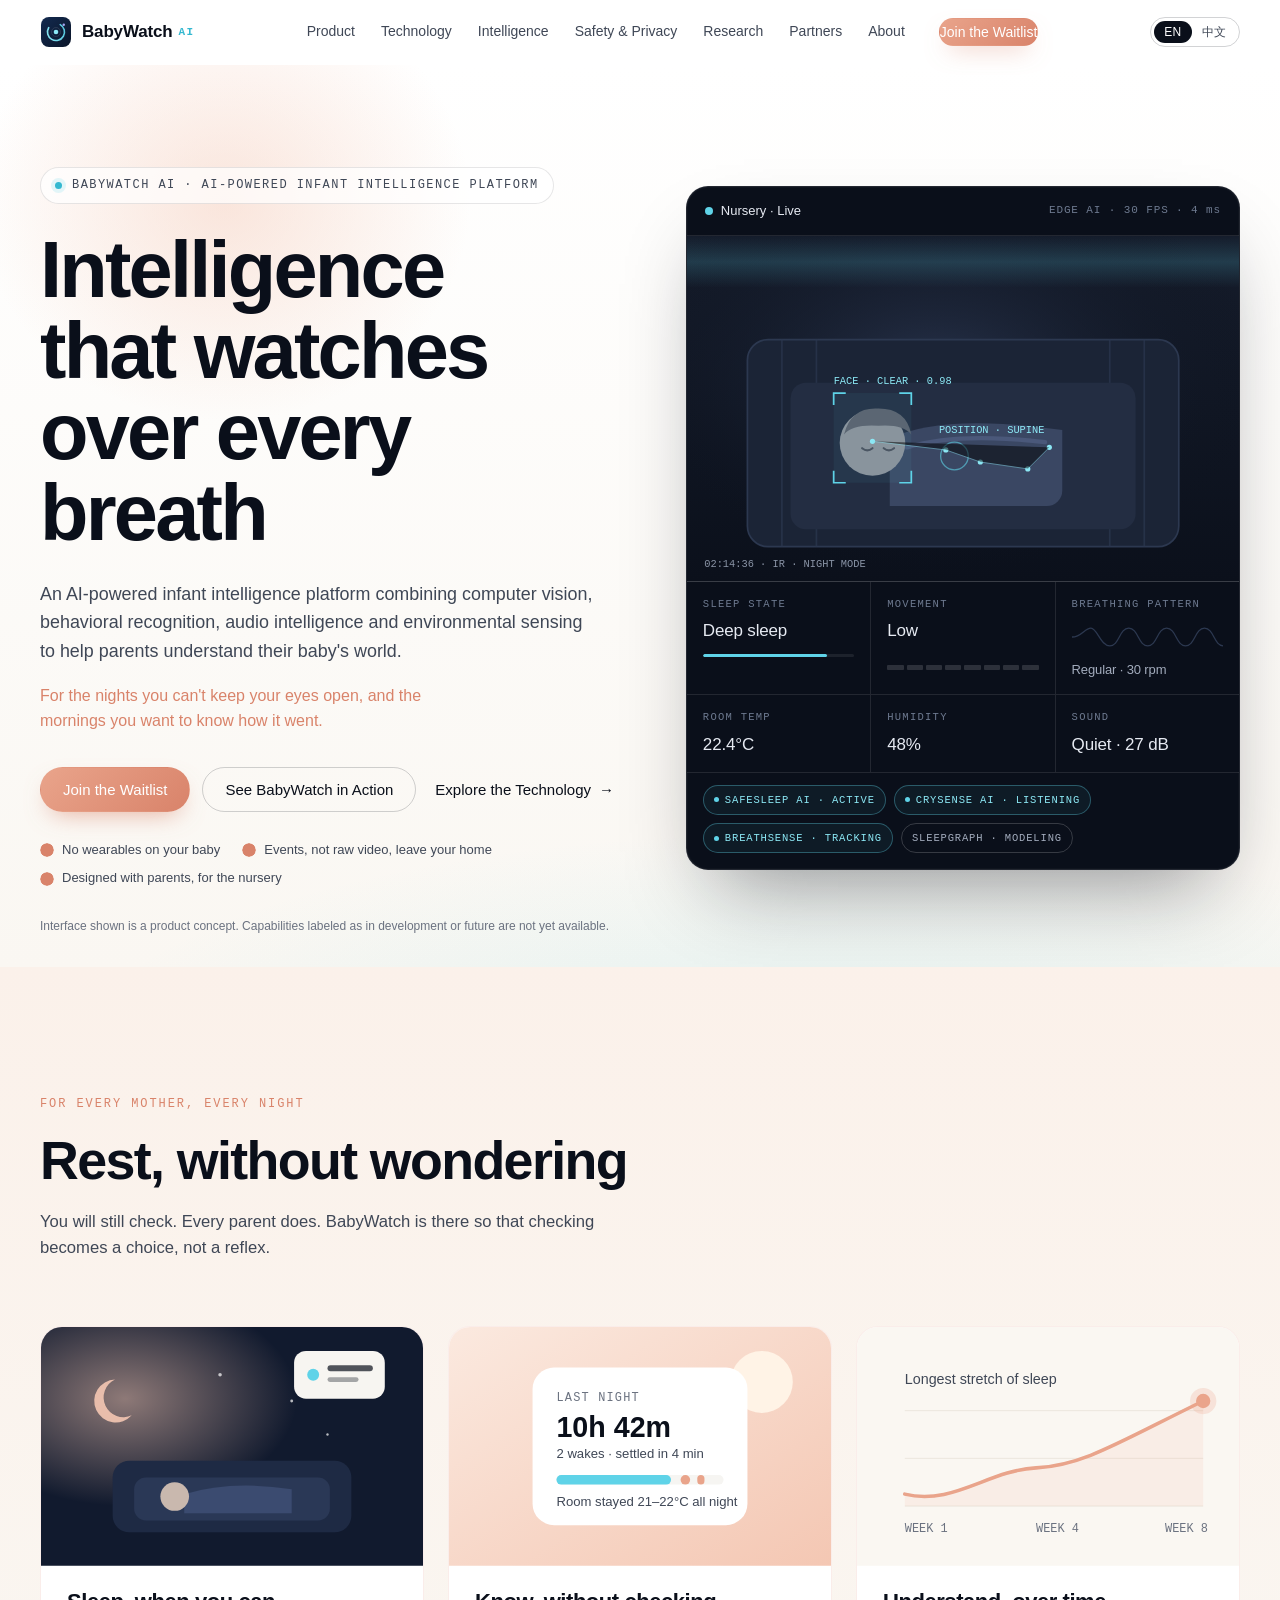
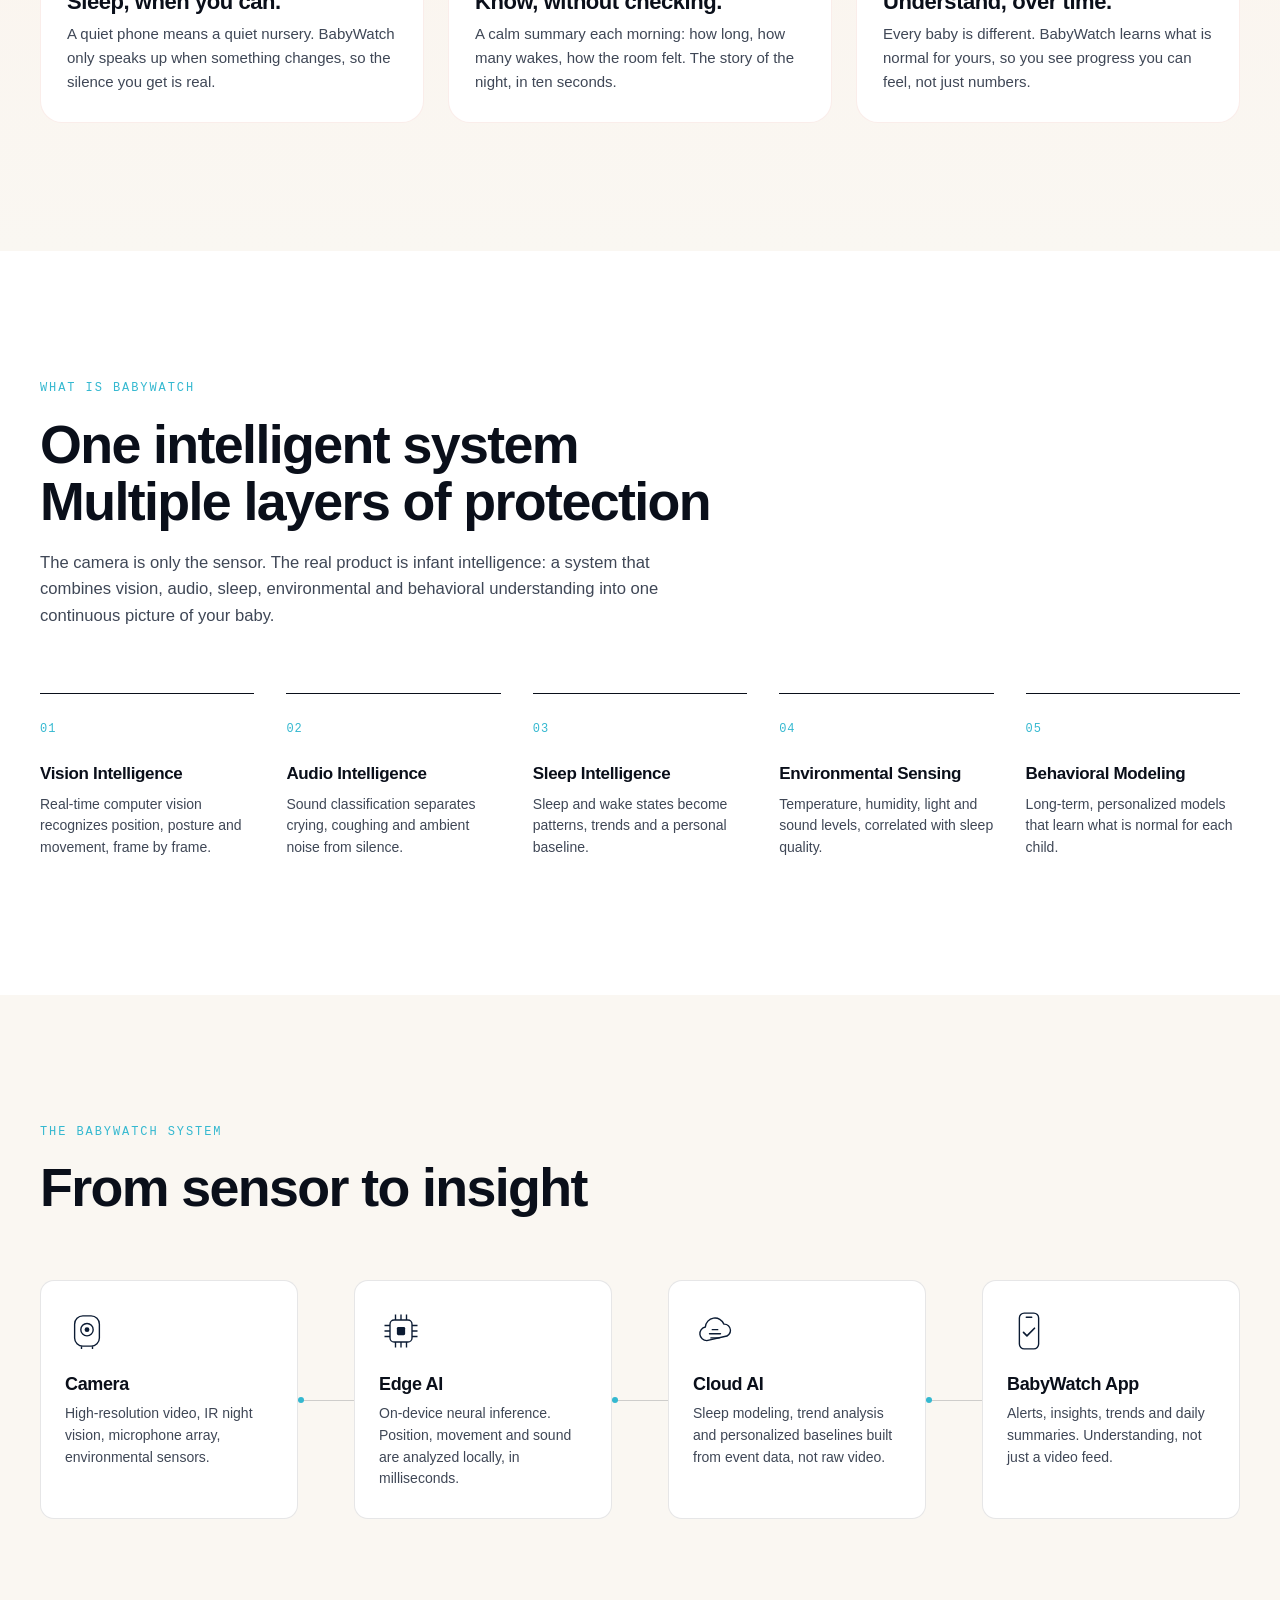
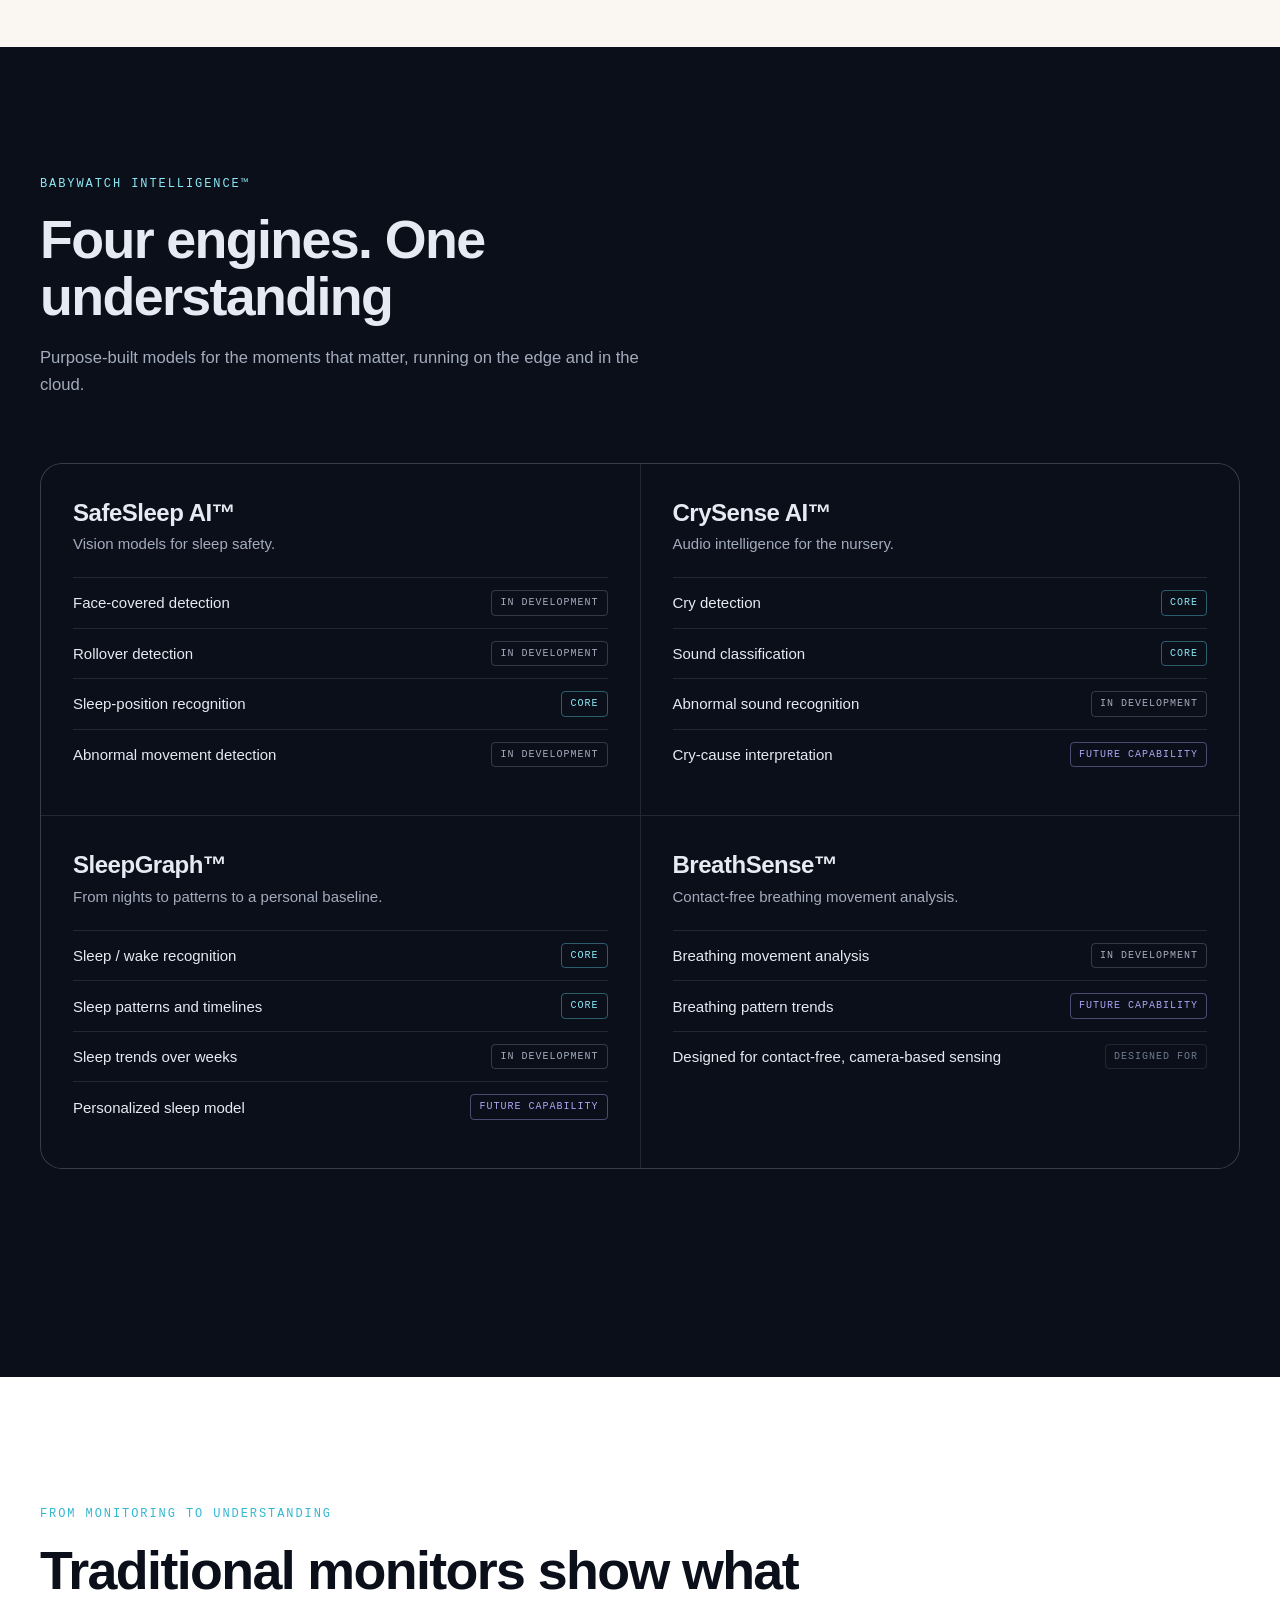
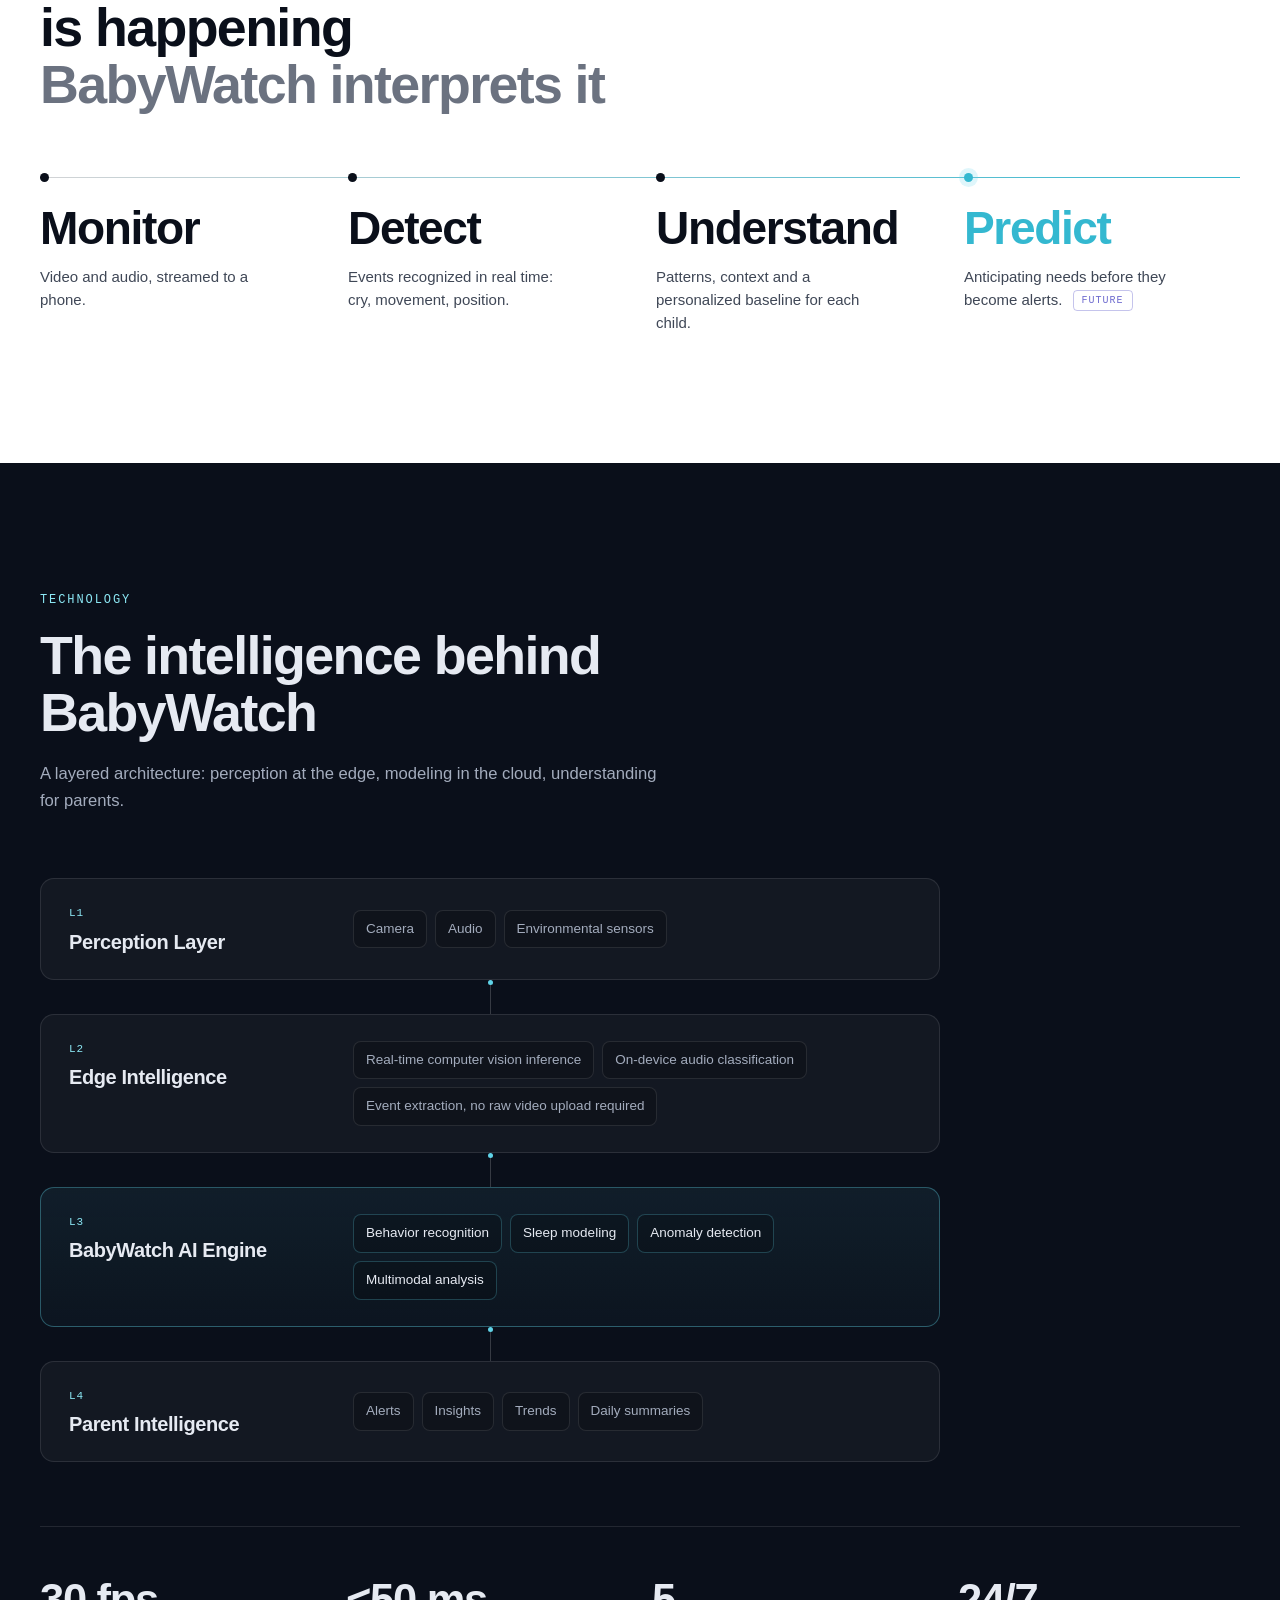
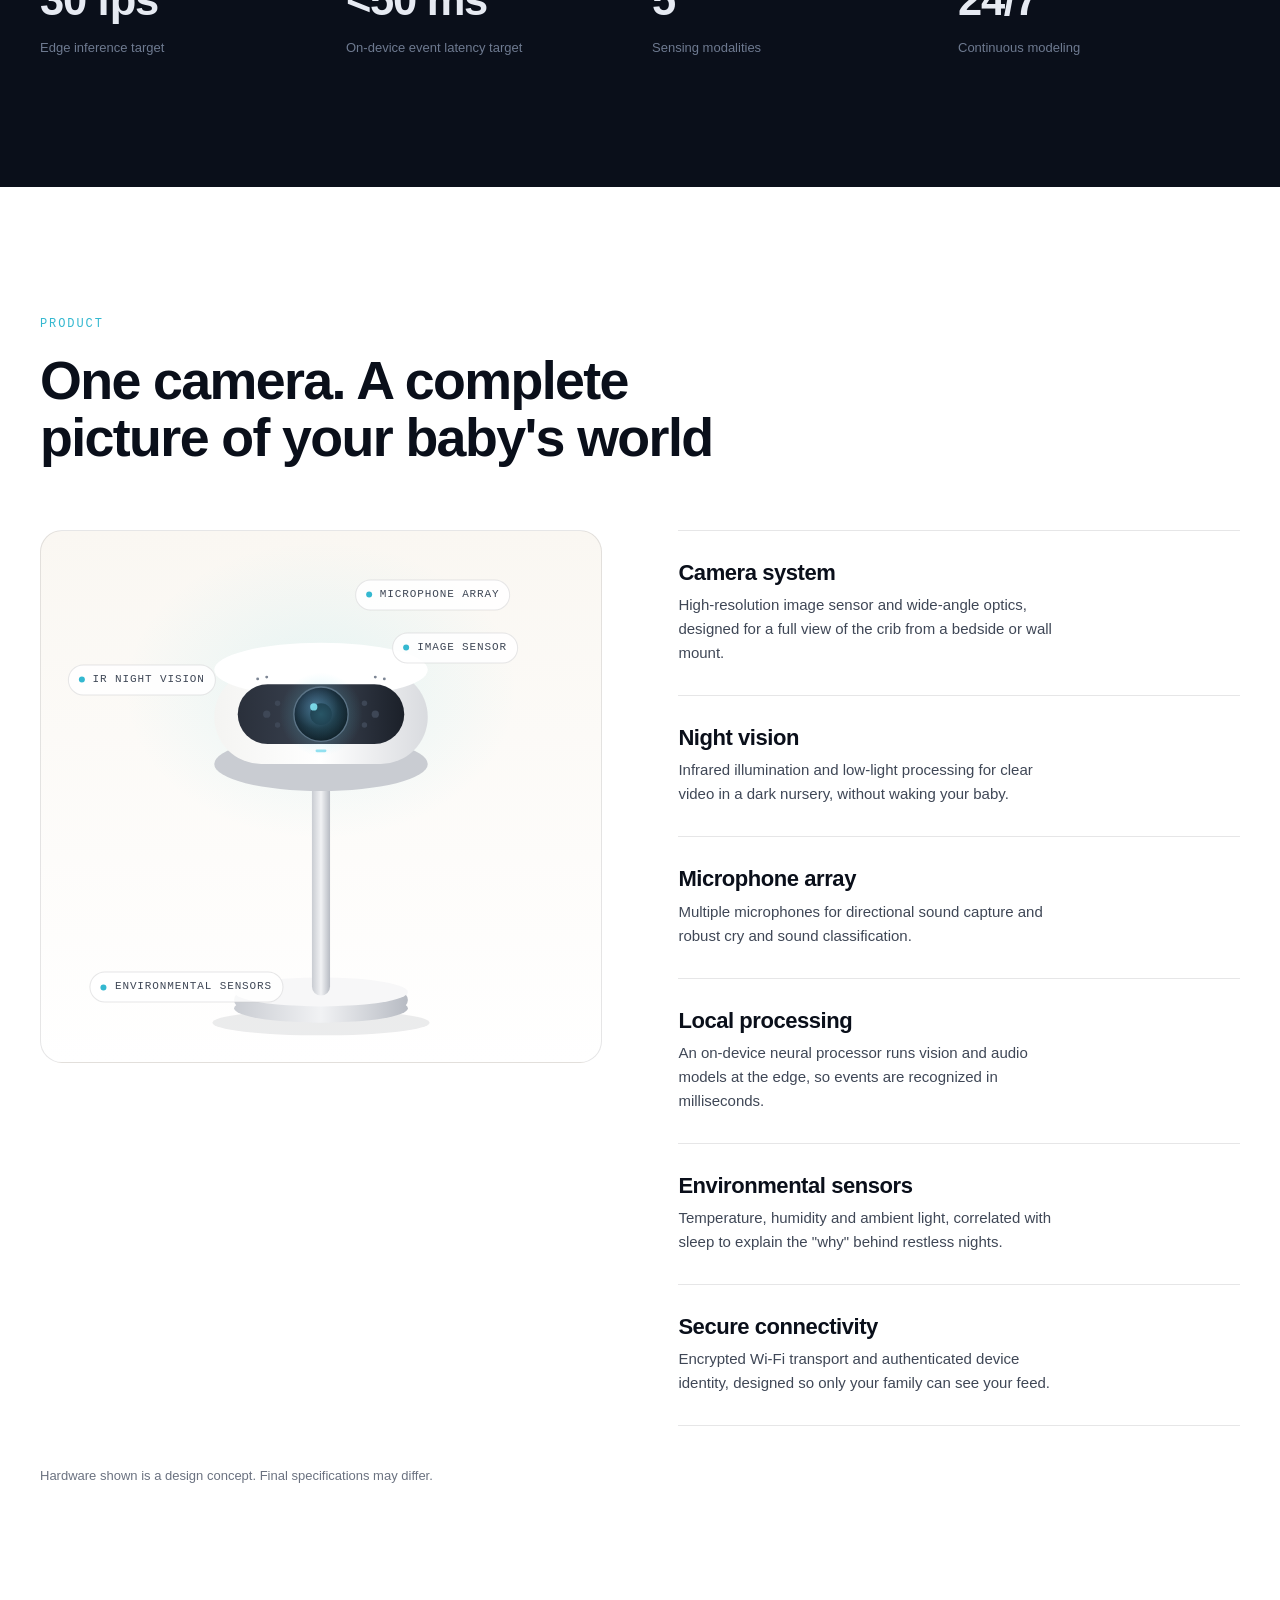
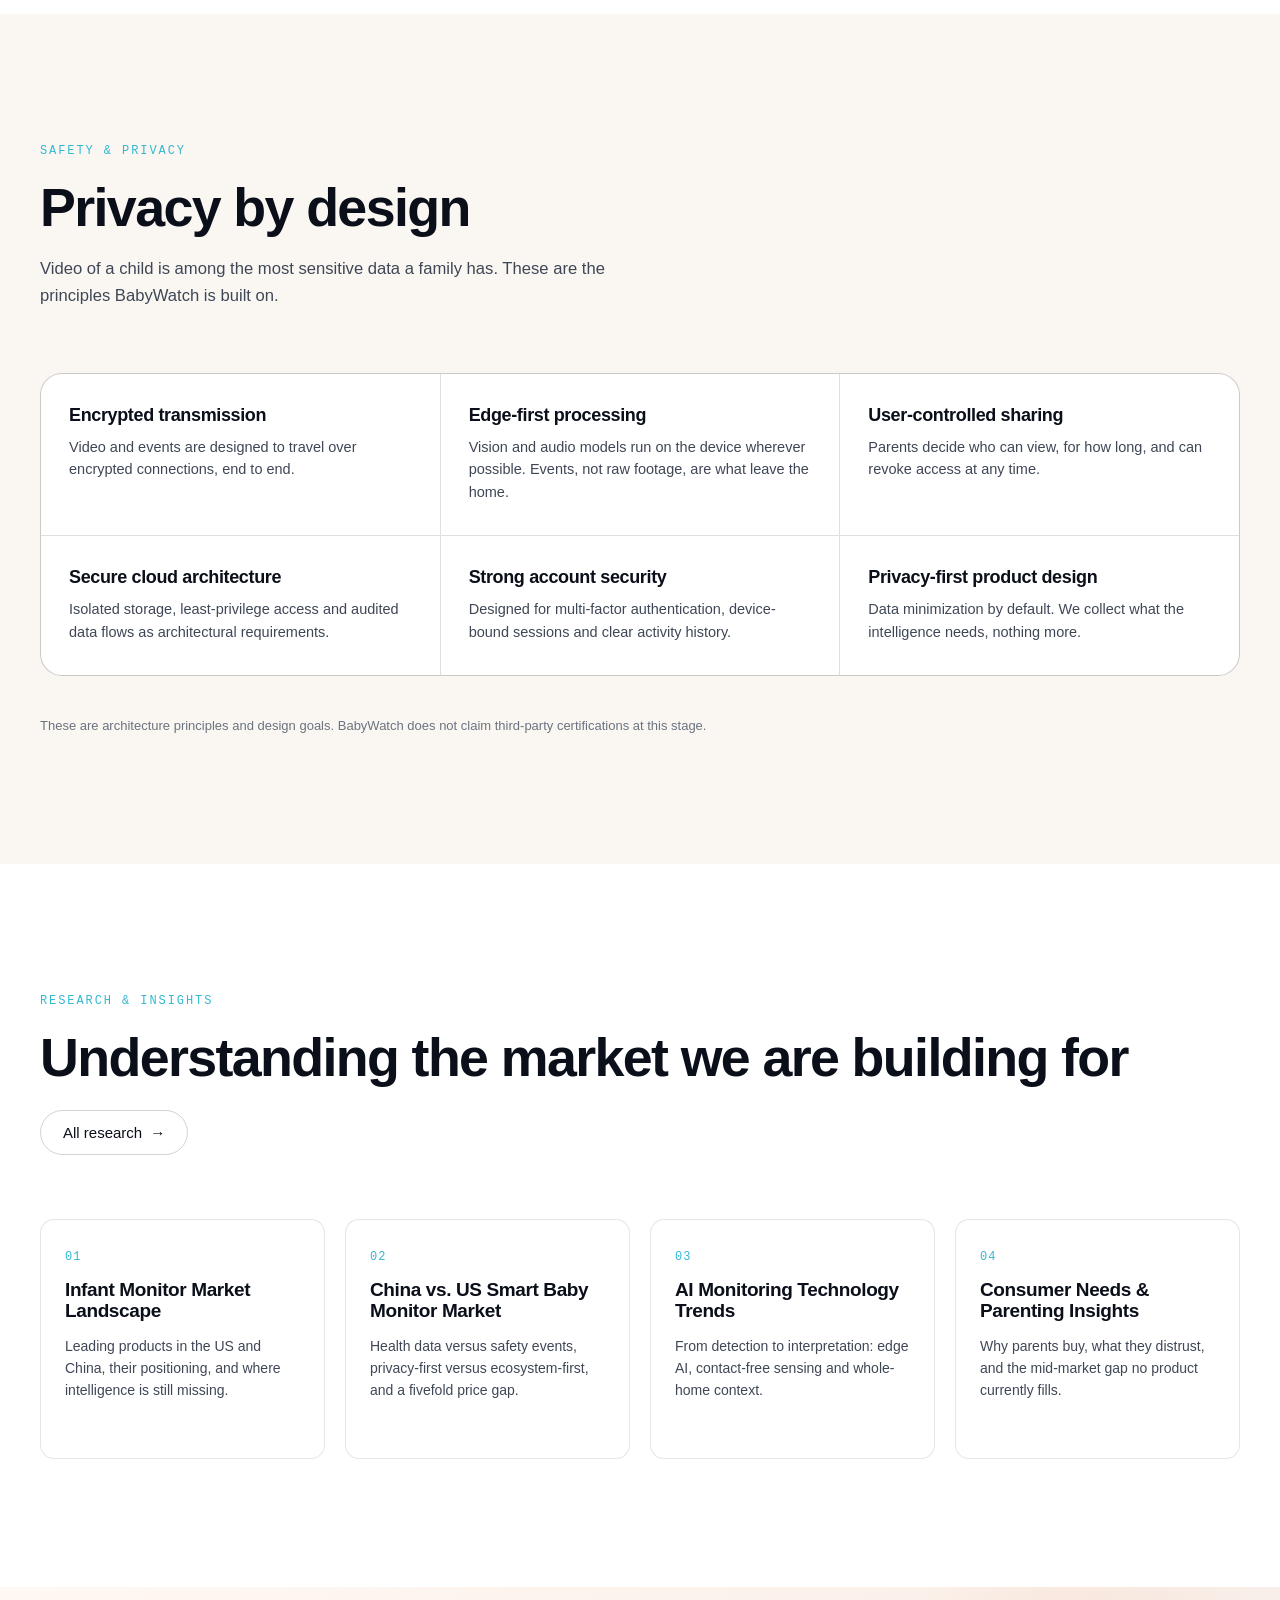
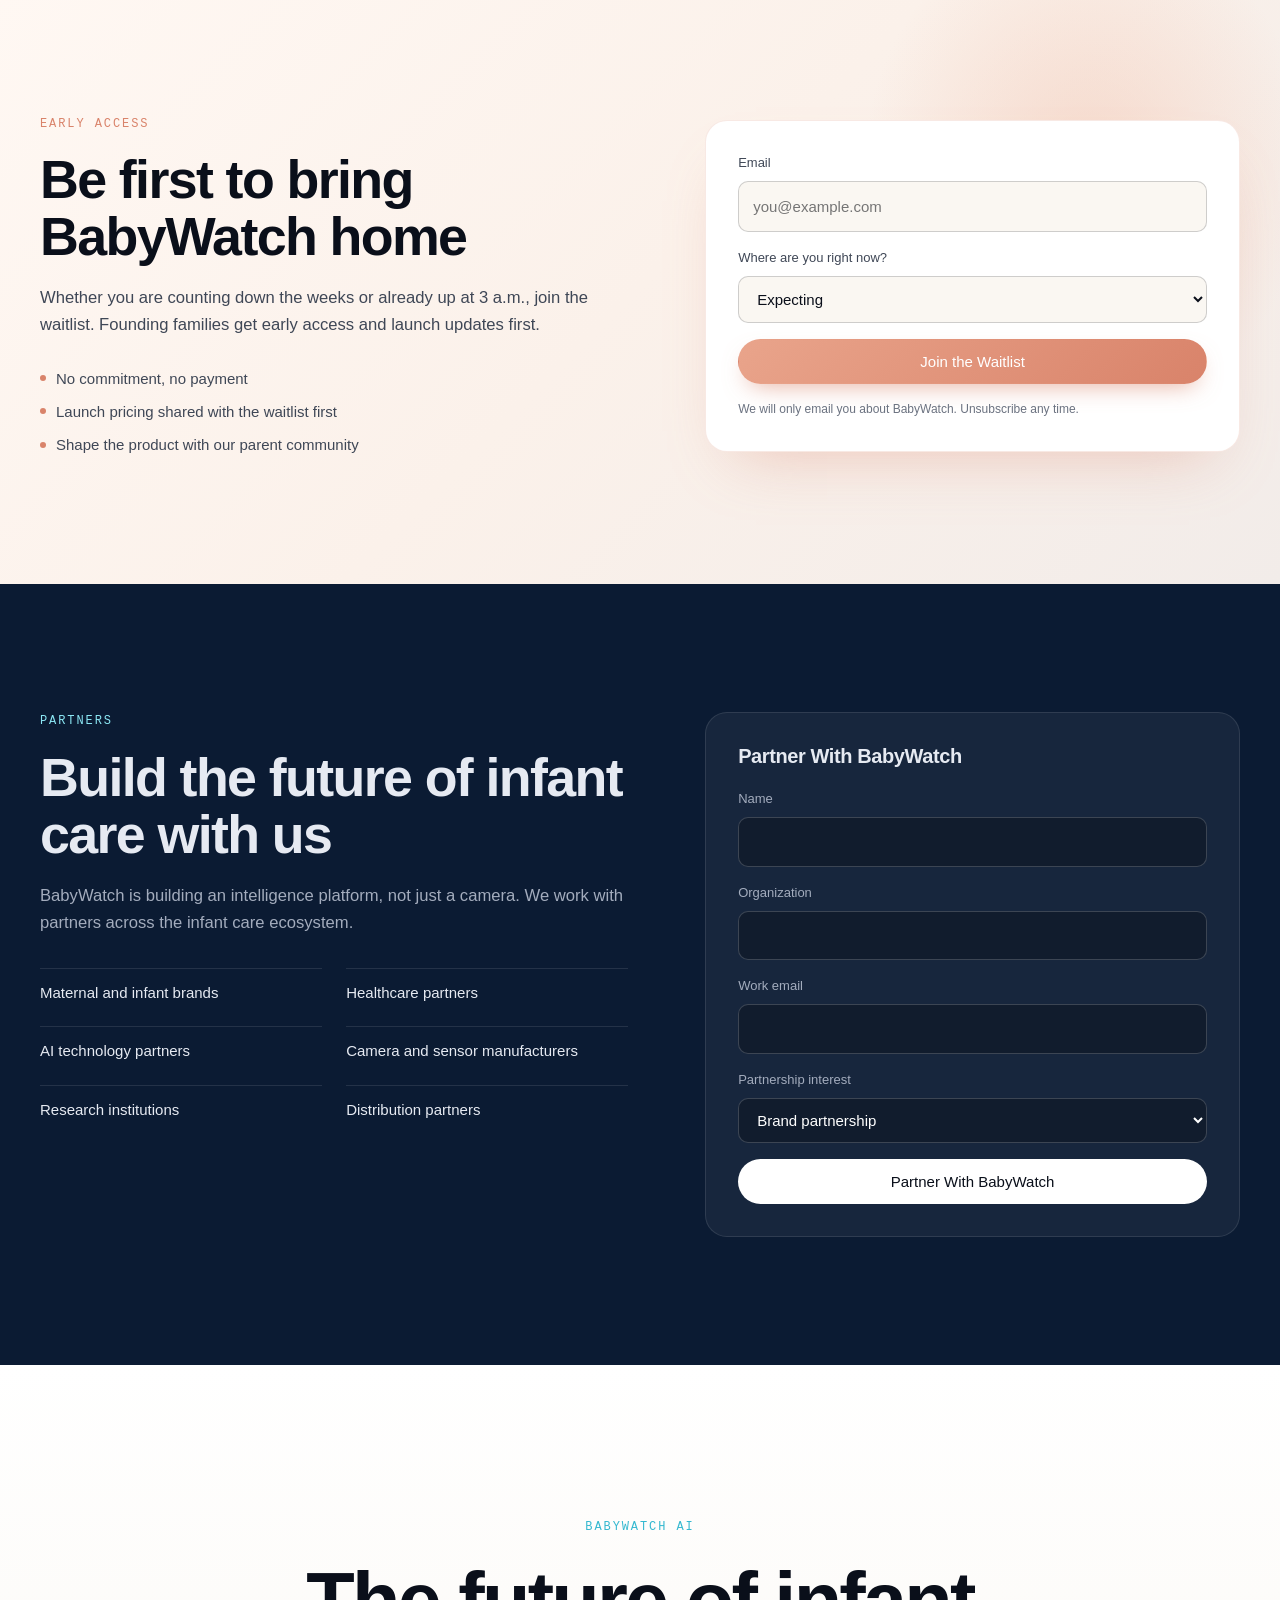
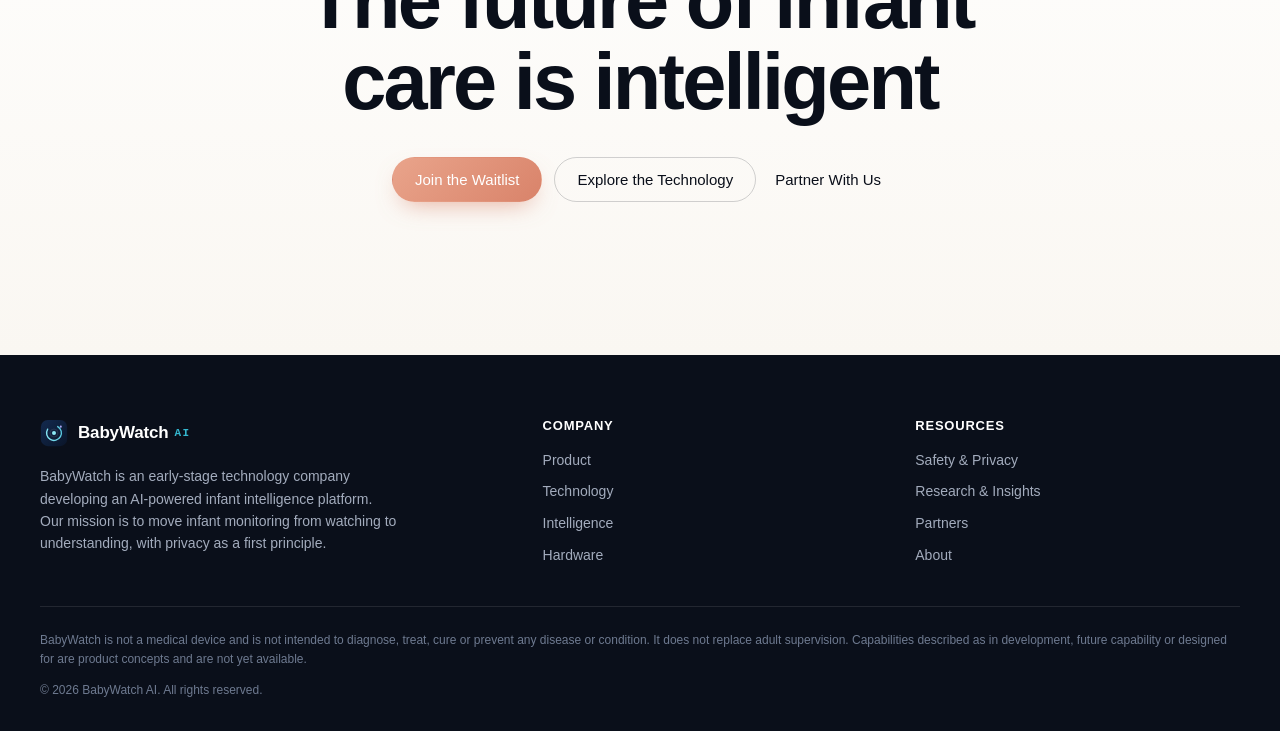
<file: index.html>
<!DOCTYPE html>
<html lang="en">
<head>
  <meta charset="UTF-8">
  <meta name="viewport" content="width=device-width, initial-scale=1.0">
  <title>BabyWatch AI — AI-Powered Infant Intelligence Platform</title>
  <meta name="description" content="BabyWatch AI is an infant intelligence platform combining computer vision, behavioral recognition, audio intelligence and environmental sensing to help parents understand their baby's world.">
  <meta property="og:title" content="BabyWatch AI — AI-Powered Infant Intelligence Platform">
  <meta property="og:description" content="From monitoring to understanding. The camera is only the sensor. The real product is infant intelligence.">
  <link rel="icon" href="assets/logo.svg" type="image/svg+xml">
  <link rel="stylesheet" href="css/style.css">
</head>
<body data-page="home">
  <a class="skip-link" href="#main">Skip to content</a>

  <!-- ================= NAVIGATION ================= -->
  <header class="nav" id="nav">
    <div class="container nav__inner">
      <a href="#top" class="brand" aria-label="BabyWatch AI home">
        <img class="brand__mark" src="assets/logo.svg" width="32" height="32" alt="">
        <span class="brand__name">BabyWatch<span class="brand__ai">AI</span></span>
      </a>
      <nav class="nav__links" id="navLinks" aria-label="Primary">
        <a href="#product" data-i18n="nav.product">Product</a>
        <a href="#technology" data-i18n="nav.technology">Technology</a>
        <a href="#intelligence" data-i18n="nav.intelligence">Intelligence</a>
        <a href="#privacy" data-i18n="nav.privacy">Safety &amp; Privacy</a>
        <a href="research.html" data-i18n="nav.research">Research</a>
        <a href="#partners" data-i18n="nav.partners">Partners</a>
        <a href="#about" data-i18n="nav.about">About</a>
        <a href="#waitlist" class="btn btn--sm btn--warm nav__cta" data-i18n="nav.cta">Join the Waitlist</a>
      </nav>
      <div class="nav__right">
        <div class="lang" role="group" aria-label="Language">
          <button type="button" data-lang="en" aria-pressed="true">EN</button>
          <button type="button" data-lang="zh" aria-pressed="false">中文</button>
        </div>
        <button class="nav__toggle" id="navToggle" aria-label="Open menu" aria-expanded="false" aria-controls="navLinks">
          <span></span><span></span>
        </button>
      </div>
    </div>
  </header>

  <main id="main">
    <div id="top"></div>

    <!-- ================= 1. HERO ================= -->
    <section class="hero" aria-labelledby="hero-title">
      <div class="container hero__grid">
        <div class="hero__copy reveal">
          <p class="eyebrow"><span class="eyebrow__dot"></span><span data-i18n="hero.eyebrow">BabyWatch AI · AI-Powered Infant Intelligence Platform</span></p>
          <h1 id="hero-title" class="display" data-i18n="hero.title">Intelligence that watches over every breath</h1>
          <p class="lede" data-i18n="hero.lede">An AI-powered infant intelligence platform combining computer vision, behavioral recognition, audio intelligence and environmental sensing to help parents understand their baby's world.</p>
          <p class="hero__human" data-i18n="hero.human">For the nights you can't keep your eyes open, and the mornings you want to know how it went.</p>
          <div class="cta-row">
            <a href="#waitlist" class="btn btn--warm" data-i18n="hero.cta0">Join the Waitlist</a>
            <a href="#demo" class="btn btn--ghost" data-i18n="hero.cta2">See BabyWatch in Action</a>
            <a href="#technology" class="btn btn--link" data-i18n="hero.cta1x">Explore the Technology <span aria-hidden="true">→</span></a>
          </div>
          <ul class="trust" role="list">
            <li data-i18n="trust1">No wearables on your baby</li>
            <li data-i18n="trust2">Events, not raw video, leave your home</li>
            <li data-i18n="trust3">Designed with parents, for the nursery</li>
          </ul>
        </div>

        <!-- Hero visual: live intelligence dashboard -->
        <div class="hero__visual reveal" id="demo">
          <div class="monitor" role="img" aria-label="BabyWatch live intelligence dashboard showing an infant video feed with computer vision overlay, sleep state, breathing pattern, movement, room temperature, humidity and sound status">
            <div class="monitor__bar">
              <span class="monitor__title"><span class="live"></span><span data-i18n="m.title">Nursery · Live</span></span>
              <span class="monitor__meta mono">EDGE AI · 30 FPS · 4 ms</span>
            </div>

            <div class="monitor__feed">
              <svg viewBox="0 0 640 400" class="feed" aria-hidden="true">
                <defs>
                  <linearGradient id="feedBg" x1="0" y1="0" x2="0" y2="1"><stop offset="0" stop-color="#151C2B"/><stop offset="1" stop-color="#0B101B"/></linearGradient>
                  <radialGradient id="feedLight" cx="45%" cy="40%" r="60%"><stop offset="0" stop-color="#2A3650" stop-opacity=".9"/><stop offset="1" stop-color="#0B101B" stop-opacity="0"/></radialGradient>
                  <linearGradient id="scan" x1="0" y1="0" x2="0" y2="1"><stop offset="0" stop-color="#5FD3E8" stop-opacity="0"/><stop offset=".5" stop-color="#5FD3E8" stop-opacity=".18"/><stop offset="1" stop-color="#5FD3E8" stop-opacity="0"/></linearGradient>
                </defs>
                <rect width="640" height="400" fill="url(#feedBg)"/>
                <rect width="640" height="400" fill="url(#feedLight)"/>
                <rect x="70" y="120" width="500" height="240" rx="24" fill="#1B2436" stroke="#2C3850" stroke-width="2"/>
                <g stroke="#2C3850" stroke-width="2" opacity=".7">
                  <line x1="110" y1="120" x2="110" y2="360"/><line x1="150" y1="120" x2="150" y2="360"/><line x1="490" y1="120" x2="490" y2="360"/><line x1="530" y1="120" x2="530" y2="360"/>
                </g>
                <rect x="120" y="170" width="400" height="170" rx="18" fill="#232D42"/>
                <path d="M235 235 q60 -30 200 -10 v70 a18 18 0 0 1 -18 18 h-182 z" fill="#3A4763"/>
                <path d="M255 245 q60 -18 160 -6" fill="none" stroke="#4A587A" stroke-width="5" stroke-linecap="round"/>
                <circle cx="215" cy="240" r="38" fill="#8C8F98"/>
                <path d="M182 230 q8 -32 40 -30 q32 0 38 30 q-10 -12 -38 -10 q-30 -2 -40 10z" fill="#5B5F6B"/>
                <path d="M203 246 q6 5 12 0 M228 246 q6 5 12 0" fill="none" stroke="#4A4E5A" stroke-width="2.5" stroke-linecap="round"/>
                <circle class="breath-ring" cx="310" cy="255" r="16" fill="none" stroke="#5FD3E8" stroke-width="1.5" opacity=".6"/>
                <g class="cv-box" fill="none" stroke="#5FD3E8" stroke-width="2">
                  <path d="M170 196 v-14 h14 M246 182 h14 v14 M260 272 v14 h-14 M184 286 h-14 v-14"/>
                </g>
                <rect x="170" y="182" width="90" height="104" fill="#5FD3E8" opacity=".06"/>
                <g font-family="ui-monospace, SFMono-Regular, Menlo, Consolas, monospace" font-size="12" fill="#8CE8F5">
                  <text x="170" y="172">FACE · CLEAR · 0.98</text>
                  <text x="292" y="228">POSITION · SUPINE</text>
                </g>
                <g class="kp" fill="#8CE8F5">
                  <circle cx="215" cy="238" r="3"/><circle cx="300" cy="248" r="3"/><circle cx="340" cy="262" r="3"/><circle cx="395" cy="270" r="3"/><circle cx="420" cy="245" r="3"/>
                </g>
                <g stroke="#8CE8F5" stroke-width="1" opacity=".5"><path d="M215 238 L300 248 L340 262 L395 270 L420 245"/></g>
                <rect class="scanline" x="0" y="0" width="640" height="60" fill="url(#scan)"/>
                <text x="20" y="384" font-family="ui-monospace, Menlo, Consolas, monospace" font-size="12" fill="#8A94A6">02:14:36 · IR · NIGHT MODE</text>
              </svg>
            </div>

            <div class="monitor__stats">
              <div class="stat">
                <span class="stat__k" data-i18n="m.sleep.k">Sleep state</span>
                <span class="stat__v" data-i18n="m.sleep.v">Deep sleep</span>
                <span class="stat__bar"><i style="width:82%"></i></span>
              </div>
              <div class="stat">
                <span class="stat__k" data-i18n="m.move.k">Movement</span>
                <span class="stat__v" data-i18n="m.move.v">Low</span>
                <span class="bars" aria-hidden="true"><i></i><i></i><i></i><i></i><i></i><i></i><i></i><i></i></span>
              </div>
              <div class="stat stat--wide">
                <span class="stat__k" data-i18n="m.breath.k">Breathing pattern</span>
                <svg viewBox="0 0 240 40" class="wave" aria-hidden="true">
                  <path class="wave__base" d="M0 20 C 15 20, 20 6, 30 6 S 45 34, 60 34 S 75 6, 90 6 S 105 34, 120 34 S 135 6, 150 6 S 165 34, 180 34 S 195 6, 210 6 S 225 34, 240 34" fill="none" stroke="#2C3850" stroke-width="2"/>
                  <path class="wave__line" d="M0 20 C 15 20, 20 6, 30 6 S 45 34, 60 34 S 75 6, 90 6 S 105 34, 120 34 S 135 6, 150 6 S 165 34, 180 34 S 195 6, 210 6 S 225 34, 240 34" fill="none" stroke="#5FD3E8" stroke-width="2"/>
                </svg>
                <span class="stat__v stat__v--sm"><span data-i18n="m.breath.v">Regular</span> · <span data-live="rpm">31</span> rpm</span>
              </div>
              <div class="stat">
                <span class="stat__k" data-i18n="m.temp.k">Room temp</span>
                <span class="stat__v"><span data-live="temp">22.4</span>°C</span>
              </div>
              <div class="stat">
                <span class="stat__k" data-i18n="m.hum.k">Humidity</span>
                <span class="stat__v"><span data-live="hum">48</span>%</span>
              </div>
              <div class="stat">
                <span class="stat__k" data-i18n="m.sound.k">Sound</span>
                <span class="stat__v"><span data-i18n="m.sound.v">Quiet</span> · <span data-live="db">28</span> dB</span>
              </div>
            </div>

            <div class="monitor__ai">
              <span class="chip chip--on" data-i18n="m.chip1">SafeSleep AI · Active</span>
              <span class="chip chip--on" data-i18n="m.chip2">CrySense AI · Listening</span>
              <span class="chip chip--on" data-i18n="m.chip3">BreathSense · Tracking</span>
              <span class="chip" data-i18n="m.chip4">SleepGraph · Modeling</span>
            </div>
          </div>
        </div>
      </div>
      <p class="container hero__note" data-i18n="hero.note">Interface shown is a product concept. Capabilities labeled as in development or future are not yet available.</p>
    </section>

    <!-- ================= 1b. FOR EVERY NIGHT ================= -->
    <section class="section section--warm" id="moments" aria-labelledby="moments-title">
      <div class="container">
        <div class="section__head reveal">
          <p class="kicker kicker--warm" data-i18n="mo.kicker">For every mother, every night</p>
          <h2 id="moments-title" class="h-xl" data-i18n="mo.title">Rest, without wondering</h2>
          <p class="section__lede" data-i18n="mo.lede">You will still check. Every parent does. BabyWatch is there so that checking becomes a choice, not a reflex.</p>
        </div>
        <div class="moments reveal">
          <article class="moment">
            <div class="moment__art moment__art--night" aria-hidden="true">
              <svg viewBox="0 0 320 200">
                <defs><radialGradient id="mglow" cx="22%" cy="30%" r="45%"><stop offset="0" stop-color="#F4C7B3" stop-opacity=".55"/><stop offset="1" stop-color="#F4C7B3" stop-opacity="0"/></radialGradient></defs>
                <rect width="320" height="200" fill="#111A2E"/>
                <rect width="320" height="200" fill="url(#mglow)"/>
                <path d="M62 44 a18 18 0 1 0 14 30 a14 14 0 0 1 -14 -30z" fill="#F4C7B3" opacity=".9"/>
                <g fill="#fff" opacity=".7"><circle cx="150" cy="40" r="1.5"/><circle cx="210" cy="62" r="1.2"/><circle cx="270" cy="36" r="1.6"/><circle cx="240" cy="90" r="1"/></g>
                <rect x="60" y="112" width="200" height="60" rx="14" fill="#1E2A44"/>
                <rect x="78" y="126" width="164" height="36" rx="10" fill="#2A3856"/>
                <path d="M120 140 q40 -12 90 -4 v20 h-90z" fill="#3B4B70"/>
                <circle cx="112" cy="142" r="12" fill="#C9B8AE"/>
                <rect x="212" y="20" width="76" height="40" rx="10" fill="#F7F5F1"/>
                <circle cx="228" cy="40" r="5" fill="#5FD3E8"/>
                <rect x="240" y="32" width="38" height="5" rx="2.5" fill="#0A0F1A" opacity=".7"/>
                <rect x="240" y="42" width="26" height="4" rx="2" fill="#0A0F1A" opacity=".35"/>
              </svg>
            </div>
            <h3 data-i18n="mo1.t">Sleep, when you can.</h3>
            <p data-i18n="mo1.p">A quiet phone means a quiet nursery. BabyWatch only speaks up when something changes, so the silence you get is real.</p>
          </article>
          <article class="moment">
            <div class="moment__art moment__art--day" aria-hidden="true">
              <svg viewBox="0 0 320 200">
                <defs><linearGradient id="mday" x1="0" y1="0" x2="1" y2="1"><stop offset="0" stop-color="#FBE9DF"/><stop offset="1" stop-color="#F4C7B3"/></linearGradient></defs>
                <rect width="320" height="200" fill="url(#mday)"/>
                <circle cx="262" cy="46" r="26" fill="#FFF3E6"/>
                <rect x="70" y="34" width="180" height="132" rx="18" fill="#FFFFFF"/>
                <text x="90" y="62" font-family="ui-monospace, Menlo, Consolas, monospace" font-size="10" fill="#6B7280" letter-spacing="1">LAST NIGHT</text>
                <text x="90" y="92" font-family="-apple-system, 'Segoe UI', sans-serif" font-size="24" font-weight="600" fill="#0A0F1A">10h 42m</text>
                <text x="90" y="110" font-family="-apple-system, 'Segoe UI', sans-serif" font-size="11" fill="#3F4756">2 wakes · settled in 4 min</text>
                <g transform="translate(90 124)"><rect width="140" height="8" rx="4" fill="#F6F5F2"/><rect width="96" height="8" rx="4" fill="#5FD3E8"/><rect x="104" width="8" height="8" rx="4" fill="#E9A48B"/><rect x="118" width="6" height="8" rx="3" fill="#E9A48B"/></g>
                <text x="90" y="150" font-family="-apple-system, 'Segoe UI', sans-serif" font-size="11" fill="#3F4756">Room stayed 21–22°C all night</text>
              </svg>
            </div>
            <h3 data-i18n="mo2.t">Know, without checking.</h3>
            <p data-i18n="mo2.p">A calm summary each morning: how long, how many wakes, how the room felt. The story of the night, in ten seconds.</p>
          </article>
          <article class="moment">
            <div class="moment__art moment__art--growth" aria-hidden="true">
              <svg viewBox="0 0 320 200">
                <rect width="320" height="200" fill="#FAF7F2"/>
                <g stroke="#EEE9E1" stroke-width="1"><line x1="40" y1="150" x2="290" y2="150"/><line x1="40" y1="110" x2="290" y2="110"/><line x1="40" y1="70" x2="290" y2="70"/></g>
                <path d="M40 140 C 80 150, 110 120, 150 118 S 220 96, 290 62" fill="none" stroke="#E9A48B" stroke-width="3" stroke-linecap="round"/>
                <path d="M40 140 C 80 150, 110 120, 150 118 S 220 96, 290 62 V150 H40z" fill="#E9A48B" opacity=".12"/>
                <circle cx="290" cy="62" r="6" fill="#E9A48B"/><circle cx="290" cy="62" r="11" fill="#E9A48B" opacity=".25"/>
                <g font-family="ui-monospace, Menlo, Consolas, monospace" font-size="10" fill="#6B7280"><text x="40" y="172">WEEK 1</text><text x="150" y="172">WEEK 4</text><text x="258" y="172">WEEK 8</text></g>
                <text x="40" y="48" font-family="-apple-system, 'Segoe UI', sans-serif" font-size="12" fill="#3F4756">Longest stretch of sleep</text>
              </svg>
            </div>
            <h3 data-i18n="mo3.t">Understand, over time.</h3>
            <p data-i18n="mo3.p">Every baby is different. BabyWatch learns what is normal for yours, so you see progress you can feel, not just numbers.</p>
          </article>
        </div>
      </div>
    </section>

    <!-- ================= 2. WHAT IS BABYWATCH ================= -->
    <section class="section" id="product" aria-labelledby="what-title">
      <div class="container">
        <div class="section__head reveal">
          <p class="kicker" data-i18n="what.kicker">What is BabyWatch</p>
          <h2 id="what-title" class="h-xl" data-i18n="what.title">One intelligent system<br>Multiple layers of protection</h2>
          <p class="section__lede" data-i18n="what.lede">The camera is only the sensor. The real product is infant intelligence: a system that combines vision, audio, sleep, environmental and behavioral understanding into one continuous picture of your baby.</p>
        </div>
        <ul class="layers reveal" role="list">
          <li class="layer"><span class="layer__n mono">01</span><h3 data-i18n="layer1.t">Vision Intelligence</h3><p data-i18n="layer1.p">Real-time computer vision recognizes position, posture and movement, frame by frame.</p></li>
          <li class="layer"><span class="layer__n mono">02</span><h3 data-i18n="layer2.t">Audio Intelligence</h3><p data-i18n="layer2.p">Sound classification separates crying, coughing and ambient noise from silence.</p></li>
          <li class="layer"><span class="layer__n mono">03</span><h3 data-i18n="layer3.t">Sleep Intelligence</h3><p data-i18n="layer3.p">Sleep and wake states become patterns, trends and a personal baseline.</p></li>
          <li class="layer"><span class="layer__n mono">04</span><h3 data-i18n="layer4.t">Environmental Sensing</h3><p data-i18n="layer4.p">Temperature, humidity, light and sound levels, correlated with sleep quality.</p></li>
          <li class="layer"><span class="layer__n mono">05</span><h3 data-i18n="layer5.t">Behavioral Modeling</h3><p data-i18n="layer5.p">Long-term, personalized models that learn what is normal for each child.</p></li>
        </ul>
      </div>
    </section>

    <!-- ================= 3. SYSTEM VISUALIZATION ================= -->
    <section class="section section--alt" aria-labelledby="system-title">
      <div class="container">
        <div class="section__head reveal">
          <p class="kicker" data-i18n="system.kicker">The BabyWatch system</p>
          <h2 id="system-title" class="h-xl" data-i18n="system.title">From sensor to insight</h2>
        </div>
        <div class="flow reveal" role="img" aria-label="System flow: Camera sends data to Edge AI, which sends events to Cloud AI, which powers the BabyWatch app">
          <div class="flow__node">
            <svg viewBox="0 0 64 64" class="flow__icon" aria-hidden="true"><rect x="14" y="10" width="36" height="44" rx="12" fill="none" stroke="currentColor" stroke-width="2"/><circle cx="32" cy="30" r="9" fill="none" stroke="currentColor" stroke-width="2"/><circle cx="32" cy="30" r="3.5" fill="currentColor"/><path d="M24 54 v4 M40 54 v4" stroke="currentColor" stroke-width="2"/></svg>
            <h3 data-i18n="flow1.t">Camera</h3>
            <p data-i18n="flow1.p">High-resolution video, IR night vision, microphone array, environmental sensors.</p>
          </div>
          <div class="flow__link" aria-hidden="true"><span class="flow__dot"></span></div>
          <div class="flow__node">
            <svg viewBox="0 0 64 64" class="flow__icon" aria-hidden="true"><rect x="16" y="16" width="32" height="32" rx="6" fill="none" stroke="currentColor" stroke-width="2"/><rect x="26" y="26" width="12" height="12" rx="2" fill="currentColor"/><path d="M24 8v8M32 8v8M40 8v8M24 48v8M32 48v8M40 48v8M8 24h8M8 32h8M8 40h8M48 24h8M48 32h8M48 40h8" stroke="currentColor" stroke-width="2"/></svg>
            <h3 data-i18n="flow2.t">Edge AI</h3>
            <p data-i18n="flow2.p">On-device neural inference. Position, movement and sound are analyzed locally, in milliseconds.</p>
          </div>
          <div class="flow__link" aria-hidden="true"><span class="flow__dot"></span></div>
          <div class="flow__node">
            <svg viewBox="0 0 64 64" class="flow__icon" aria-hidden="true"><path d="M20 46 a10 10 0 0 1 -2 -19.8 A14 14 0 0 1 45 22 a9 9 0 0 1 1 18z" fill="none" stroke="currentColor" stroke-width="2" stroke-linejoin="round"/><path d="M24 36 h16 M28 30 h8 M26 42 h12" stroke="currentColor" stroke-width="2" stroke-linecap="round"/></svg>
            <h3 data-i18n="flow3.t">Cloud AI</h3>
            <p data-i18n="flow3.p">Sleep modeling, trend analysis and personalized baselines built from event data, not raw video.</p>
          </div>
          <div class="flow__link" aria-hidden="true"><span class="flow__dot"></span></div>
          <div class="flow__node">
            <svg viewBox="0 0 64 64" class="flow__icon" aria-hidden="true"><rect x="18" y="6" width="28" height="52" rx="7" fill="none" stroke="currentColor" stroke-width="2"/><path d="M28 12h8" stroke="currentColor" stroke-width="2" stroke-linecap="round"/><path d="M24 34 l5 5 l11 -11" fill="none" stroke="currentColor" stroke-width="2.4" stroke-linecap="round" stroke-linejoin="round"/></svg>
            <h3 data-i18n="flow4.t">BabyWatch App</h3>
            <p data-i18n="flow4.p">Alerts, insights, trends and daily summaries. Understanding, not just a video feed.</p>
          </div>
        </div>
      </div>
    </section>

    <!-- ================= 4. BABYWATCH INTELLIGENCE ================= -->
    <section class="section section--dark" id="intelligence" aria-labelledby="intel-title">
      <div class="container">
        <div class="section__head reveal">
          <p class="kicker kicker--light" data-i18n="intel.kicker">BabyWatch Intelligence™</p>
          <h2 id="intel-title" class="h-xl" data-i18n="intel.title">Four engines. One understanding</h2>
          <p class="section__lede" data-i18n="intel.lede">Purpose-built models for the moments that matter, running on the edge and in the cloud.</p>
        </div>
        <div class="engines">
          <article class="engine reveal">
            <header class="engine__head"><h3 data-i18n="eng1.t">SafeSleep AI™</h3><p data-i18n="eng1.p">Vision models for sleep safety.</p></header>
            <ul class="caps" role="list">
              <li><span data-i18n="eng1.c1">Face-covered detection</span><em class="tag tag--dev" data-i18n="tag.dev">In development</em></li>
              <li><span data-i18n="eng1.c2">Rollover detection</span><em class="tag tag--dev" data-i18n="tag.dev">In development</em></li>
              <li><span data-i18n="eng1.c3">Sleep-position recognition</span><em class="tag tag--core" data-i18n="tag.core">Core</em></li>
              <li><span data-i18n="eng1.c4">Abnormal movement detection</span><em class="tag tag--dev" data-i18n="tag.dev">In development</em></li>
            </ul>
          </article>
          <article class="engine reveal">
            <header class="engine__head"><h3 data-i18n="eng2.t">CrySense AI™</h3><p data-i18n="eng2.p">Audio intelligence for the nursery.</p></header>
            <ul class="caps" role="list">
              <li><span data-i18n="eng2.c1">Cry detection</span><em class="tag tag--core" data-i18n="tag.core">Core</em></li>
              <li><span data-i18n="eng2.c2">Sound classification</span><em class="tag tag--core" data-i18n="tag.core">Core</em></li>
              <li><span data-i18n="eng2.c3">Abnormal sound recognition</span><em class="tag tag--dev" data-i18n="tag.dev">In development</em></li>
              <li><span data-i18n="eng2.c4">Cry-cause interpretation</span><em class="tag tag--future" data-i18n="tag.future">Future capability</em></li>
            </ul>
          </article>
          <article class="engine reveal">
            <header class="engine__head"><h3 data-i18n="eng3.t">SleepGraph™</h3><p data-i18n="eng3.p">From nights to patterns to a personal baseline.</p></header>
            <ul class="caps" role="list">
              <li><span data-i18n="eng3.c1">Sleep / wake recognition</span><em class="tag tag--core" data-i18n="tag.core">Core</em></li>
              <li><span data-i18n="eng3.c2">Sleep patterns and timelines</span><em class="tag tag--core" data-i18n="tag.core">Core</em></li>
              <li><span data-i18n="eng3.c3">Sleep trends over weeks</span><em class="tag tag--dev" data-i18n="tag.dev">In development</em></li>
              <li><span data-i18n="eng3.c4">Personalized sleep model</span><em class="tag tag--future" data-i18n="tag.future">Future capability</em></li>
            </ul>
          </article>
          <article class="engine reveal">
            <header class="engine__head"><h3 data-i18n="eng4.t">BreathSense™</h3><p data-i18n="eng4.p">Contact-free breathing movement analysis.</p></header>
            <ul class="caps" role="list">
              <li><span data-i18n="eng4.c1">Breathing movement analysis</span><em class="tag tag--dev" data-i18n="tag.dev">In development</em></li>
              <li><span data-i18n="eng4.c2">Breathing pattern trends</span><em class="tag tag--future" data-i18n="tag.future">Future capability</em></li>
              <li><span data-i18n="eng4.c3">Designed for contact-free, camera-based sensing</span><em class="tag tag--design" data-i18n="tag.design">Designed for</em></li>
            </ul>
          </article>
        </div>
        <p class="footnote reveal" data-i18n="intel.note">BabyWatch is not a medical device and does not diagnose, treat or prevent any condition. Capabilities marked as in development, future or designed for are not yet available.</p>
      </div>
    </section>

    <!-- ================= 5. MONITOR → PREDICT ================= -->
    <section class="section" aria-labelledby="evo-title">
      <div class="container">
        <div class="section__head reveal">
          <p class="kicker" data-i18n="evo.kicker">From monitoring to understanding</p>
          <h2 id="evo-title" class="h-xl" data-i18n="evo.title">Traditional monitors show what is happening<br><span class="muted">BabyWatch interprets it</span></h2>
        </div>
        <ol class="evo reveal" role="list">
          <li class="evo__step"><span class="evo__word" data-i18n="evo1.w">Monitor</span><p data-i18n="evo1.p">Video and audio, streamed to a phone.</p></li>
          <li class="evo__step"><span class="evo__word" data-i18n="evo2.w">Detect</span><p data-i18n="evo2.p">Events recognized in real time: cry, movement, position.</p></li>
          <li class="evo__step"><span class="evo__word" data-i18n="evo3.w">Understand</span><p data-i18n="evo3.p">Patterns, context and a personalized baseline for each child.</p></li>
          <li class="evo__step"><span class="evo__word" data-i18n="evo4.w">Predict</span><p><span data-i18n="evo4.p">Anticipating needs before they become alerts.</span> <em class="tag tag--future" data-i18n="tag.futureShort">Future</em></p></li>
        </ol>
      </div>
    </section>

    <!-- ================= 6. TECHNOLOGY ARCHITECTURE ================= -->
    <section class="section section--dark" id="technology" aria-labelledby="arch-title">
      <div class="container">
        <div class="section__head reveal">
          <p class="kicker kicker--light" data-i18n="arch.kicker">Technology</p>
          <h2 id="arch-title" class="h-xl" data-i18n="arch.title">The intelligence behind BabyWatch</h2>
          <p class="section__lede" data-i18n="arch.lede">A layered architecture: perception at the edge, modeling in the cloud, understanding for parents.</p>
        </div>
        <div class="arch reveal" role="img" aria-label="Layered architecture: Perception Layer, Edge Intelligence, BabyWatch AI Engine, Parent Intelligence">
          <div class="arch__layer">
            <div class="arch__meta"><span class="mono">L1</span><h3 data-i18n="arch1.t">Perception Layer</h3></div>
            <ul class="arch__items" role="list"><li data-i18n="arch1.i1">Camera</li><li data-i18n="arch1.i2">Audio</li><li data-i18n="arch1.i3">Environmental sensors</li></ul>
          </div>
          <div class="arch__arrow" aria-hidden="true"><span></span></div>
          <div class="arch__layer">
            <div class="arch__meta"><span class="mono">L2</span><h3 data-i18n="arch2.t">Edge Intelligence</h3></div>
            <ul class="arch__items" role="list"><li data-i18n="arch2.i1">Real-time computer vision inference</li><li data-i18n="arch2.i2">On-device audio classification</li><li data-i18n="arch2.i3">Event extraction, no raw video upload required</li></ul>
          </div>
          <div class="arch__arrow" aria-hidden="true"><span></span></div>
          <div class="arch__layer arch__layer--core">
            <div class="arch__meta"><span class="mono">L3</span><h3 data-i18n="arch3.t">BabyWatch AI Engine</h3></div>
            <ul class="arch__items" role="list"><li data-i18n="arch3.i1">Behavior recognition</li><li data-i18n="arch3.i2">Sleep modeling</li><li data-i18n="arch3.i3">Anomaly detection</li><li data-i18n="arch3.i4">Multimodal analysis</li></ul>
          </div>
          <div class="arch__arrow" aria-hidden="true"><span></span></div>
          <div class="arch__layer">
            <div class="arch__meta"><span class="mono">L4</span><h3 data-i18n="arch4.t">Parent Intelligence</h3></div>
            <ul class="arch__items" role="list"><li data-i18n="arch4.i1">Alerts</li><li data-i18n="arch4.i2">Insights</li><li data-i18n="arch4.i3">Trends</li><li data-i18n="arch4.i4">Daily summaries</li></ul>
          </div>
        </div>
        <div class="arch-stats reveal">
          <div><strong><span data-count="30">0</span> fps</strong><small data-i18n="st1">Edge inference target</small></div>
          <div><strong>&lt;<span data-count="50">0</span> ms</strong><small data-i18n="st2">On-device event latency target</small></div>
          <div><strong><span data-count="5">0</span></strong><small data-i18n="st3">Sensing modalities</small></div>
          <div><strong><span data-count="24">0</span>/7</strong><small data-i18n="st4">Continuous modeling</small></div>
        </div>
      </div>
    </section>

    <!-- ================= 7. HARDWARE ================= -->
    <section class="section" id="hardware" aria-labelledby="hw-title">
      <div class="container">
        <div class="section__head reveal">
          <p class="kicker" data-i18n="hw.kicker">Product</p>
          <h2 id="hw-title" class="h-xl" data-i18n="hw.title">One camera. A complete picture of your baby's world</h2>
        </div>
        <div class="hw">
          <div class="hw__visual reveal">
            <div class="hw__stage" id="hwStage">
              <svg viewBox="0 0 420 520" class="hw__render" aria-label="BabyWatch camera concept rendering" role="img">
                <defs>
                  <linearGradient id="body" x1="0" y1="0" x2="1" y2="0"><stop offset="0" stop-color="#F4F4F2"/><stop offset=".5" stop-color="#FFFFFF"/><stop offset="1" stop-color="#D9DBDF"/></linearGradient>
                  <linearGradient id="bodyDark" x1="0" y1="0" x2="1" y2="0"><stop offset="0" stop-color="#2A303B"/><stop offset=".5" stop-color="#3A4250"/><stop offset="1" stop-color="#1B2029"/></linearGradient>
                  <radialGradient id="lens" cx="40%" cy="35%" r="70%"><stop offset="0" stop-color="#3B4C6B"/><stop offset=".6" stop-color="#0E1420"/><stop offset="1" stop-color="#05080E"/></radialGradient>
                  <radialGradient id="glow" cx="50%" cy="50%" r="50%"><stop offset="0" stop-color="#5FD3E8" stop-opacity=".35"/><stop offset="1" stop-color="#5FD3E8" stop-opacity="0"/></radialGradient>
                  <linearGradient id="stand" x1="0" y1="0" x2="1" y2="0"><stop offset="0" stop-color="#C9CCD2"/><stop offset=".5" stop-color="#F1F2F4"/><stop offset="1" stop-color="#B7BBC3"/></linearGradient>
                </defs>
                <ellipse cx="210" cy="486" rx="120" ry="14" fill="#0A0F1A" opacity=".08"/>
                <ellipse cx="210" cy="470" rx="96" ry="16" fill="url(#stand)"/>
                <rect x="114" y="452" width="192" height="18" rx="9" fill="url(#stand)"/>
                <ellipse cx="210" cy="452" rx="96" ry="16" fill="#F7F7F8"/>
                <rect x="200" y="200" width="20" height="256" rx="10" fill="url(#stand)"/>
                <g class="hw__head">
                  <ellipse cx="210" cy="200" rx="118" ry="30" fill="#C9CCD2"/>
                  <rect x="92" y="96" width="236" height="104" rx="52" fill="url(#body)"/>
                  <ellipse cx="210" cy="96" rx="118" ry="30" fill="#FFFFFF"/>
                  <rect x="118" y="112" width="184" height="66" rx="33" fill="url(#bodyDark)"/>
                  <circle cx="210" cy="145" r="30" fill="url(#lens)"/>
                  <circle cx="210" cy="145" r="30" fill="none" stroke="#5B6678" stroke-width="1.5"/>
                  <circle cx="210" cy="145" r="12" fill="#0B1220"/>
                  <circle cx="202" cy="137" r="4" fill="#8CE8F5" opacity=".9"/>
                  <circle cx="210" cy="145" r="46" fill="url(#glow)"/>
                  <g fill="#3E4756">
                    <circle cx="150" cy="145" r="4"/><circle cx="162" cy="133" r="3"/><circle cx="162" cy="157" r="3"/>
                    <circle cx="270" cy="145" r="4"/><circle cx="258" cy="133" r="3"/><circle cx="258" cy="157" r="3"/>
                  </g>
                  <g fill="#7C8594"><circle cx="140" cy="106" r="1.6"/><circle cx="150" cy="104" r="1.6"/><circle cx="270" cy="104" r="1.6"/><circle cx="280" cy="106" r="1.6"/></g>
                  <rect x="204" y="184" width="12" height="3" rx="1.5" fill="#5FD3E8"><animate attributeName="opacity" values="1;.3;1" dur="2.4s" repeatCount="indefinite"/></rect>
                </g>
              </svg>
              <div class="hw__callouts" aria-hidden="true">
                <span class="callout" style="--x:74%;--y:22%"><i></i><span data-i18n="co1">Image sensor</span></span>
                <span class="callout" style="--x:18%;--y:28%"><i></i><span data-i18n="co2">IR night vision</span></span>
                <span class="callout" style="--x:70%;--y:12%"><i></i><span data-i18n="co3">Microphone array</span></span>
                <span class="callout" style="--x:26%;--y:86%"><i></i><span data-i18n="co4">Environmental sensors</span></span>
              </div>
            </div>
          </div>
          <ul class="hw__features" role="list">
            <li class="feature reveal"><h3 data-i18n="feat1.t">Camera system</h3><p data-i18n="feat1.p">High-resolution image sensor and wide-angle optics, designed for a full view of the crib from a bedside or wall mount.</p></li>
            <li class="feature reveal"><h3 data-i18n="feat2.t">Night vision</h3><p data-i18n="feat2.p">Infrared illumination and low-light processing for clear video in a dark nursery, without waking your baby.</p></li>
            <li class="feature reveal"><h3 data-i18n="feat3.t">Microphone array</h3><p data-i18n="feat3.p">Multiple microphones for directional sound capture and robust cry and sound classification.</p></li>
            <li class="feature reveal"><h3 data-i18n="feat4.t">Local processing</h3><p data-i18n="feat4.p">An on-device neural processor runs vision and audio models at the edge, so events are recognized in milliseconds.</p></li>
            <li class="feature reveal"><h3 data-i18n="feat5.t">Environmental sensors</h3><p data-i18n="feat5.p">Temperature, humidity and ambient light, correlated with sleep to explain the "why" behind restless nights.</p></li>
            <li class="feature reveal"><h3 data-i18n="feat6.t">Secure connectivity</h3><p data-i18n="feat6.p">Encrypted Wi‑Fi transport and authenticated device identity, designed so only your family can see your feed.</p></li>
          </ul>
        </div>
        <p class="footnote reveal" data-i18n="hw.note">Hardware shown is a design concept. Final specifications may differ.</p>
      </div>
    </section>

    <!-- ================= 8. SAFETY & PRIVACY ================= -->
    <section class="section section--alt" id="privacy" aria-labelledby="privacy-title">
      <div class="container">
        <div class="section__head reveal">
          <p class="kicker" data-i18n="priv.kicker">Safety &amp; Privacy</p>
          <h2 id="privacy-title" class="h-xl" data-i18n="priv.title">Privacy by design</h2>
          <p class="section__lede" data-i18n="priv.lede">Video of a child is among the most sensitive data a family has. These are the principles BabyWatch is built on.</p>
        </div>
        <ul class="principles reveal" role="list">
          <li><h3 data-i18n="pr1.t">Encrypted transmission</h3><p data-i18n="pr1.p">Video and events are designed to travel over encrypted connections, end to end.</p></li>
          <li><h3 data-i18n="pr2.t">Edge-first processing</h3><p data-i18n="pr2.p">Vision and audio models run on the device wherever possible. Events, not raw footage, are what leave the home.</p></li>
          <li><h3 data-i18n="pr3.t">User-controlled sharing</h3><p data-i18n="pr3.p">Parents decide who can view, for how long, and can revoke access at any time.</p></li>
          <li><h3 data-i18n="pr4.t">Secure cloud architecture</h3><p data-i18n="pr4.p">Isolated storage, least-privilege access and audited data flows as architectural requirements.</p></li>
          <li><h3 data-i18n="pr5.t">Strong account security</h3><p data-i18n="pr5.p">Designed for multi-factor authentication, device-bound sessions and clear activity history.</p></li>
          <li><h3 data-i18n="pr6.t">Privacy-first product design</h3><p data-i18n="pr6.p">Data minimization by default. We collect what the intelligence needs, nothing more.</p></li>
        </ul>
        <p class="footnote reveal" data-i18n="priv.note">These are architecture principles and design goals. BabyWatch does not claim third-party certifications at this stage.</p>
      </div>
    </section>

    <!-- ================= 9. RESEARCH & INSIGHTS ================= -->
    <section class="section" id="research" aria-labelledby="research-title">
      <div class="container">
        <div class="section__head section__head--row reveal">
          <div>
            <p class="kicker" data-i18n="res.kicker">Research &amp; Insights</p>
            <h2 id="research-title" class="h-xl" data-i18n="res.title">Understanding the market we are building for</h2>
          </div>
          <a href="research.html" class="btn btn--ghost" data-i18n="res.all">All research <span aria-hidden="true">→</span></a>
        </div>
        <div class="research reveal">
          <a class="rcard" href="research.html#landscape"><span class="rcard__n mono">01</span><h3 data-i18n="rc1.t">Infant Monitor Market Landscape</h3><p data-i18n="rc1.p">Leading products in the US and China, their positioning, and where intelligence is still missing.</p></a>
          <a class="rcard" href="research.html#china-us"><span class="rcard__n mono">02</span><h3 data-i18n="rc2.t">China vs. US Smart Baby Monitor Market</h3><p data-i18n="rc2.p">Health data versus safety events, privacy-first versus ecosystem-first, and a fivefold price gap.</p></a>
          <a class="rcard" href="research.html#trends"><span class="rcard__n mono">03</span><h3 data-i18n="rc3.t">AI Monitoring Technology Trends</h3><p data-i18n="rc3.p">From detection to interpretation: edge AI, contact-free sensing and whole-home context.</p></a>
          <a class="rcard" href="research.html#consumers"><span class="rcard__n mono">04</span><h3 data-i18n="rc4.t">Consumer Needs &amp; Parenting Insights</h3><p data-i18n="rc4.p">Why parents buy, what they distrust, and the mid-market gap no product currently fills.</p></a>
        </div>
      </div>
    </section>

    <!-- ================= 9b. WAITLIST ================= -->
    <section class="section section--waitlist" id="waitlist" aria-labelledby="wl-title">
      <div class="container waitlist">
        <div class="reveal">
          <p class="kicker kicker--warm" data-i18n="wl.kicker">Early access</p>
          <h2 id="wl-title" class="h-xl" data-i18n="wl.title">Be first to bring BabyWatch home</h2>
          <p class="section__lede" data-i18n="wl.lede">Whether you are counting down the weeks or already up at 3 a.m., join the waitlist. Founding families get early access and launch updates first.</p>
          <ul class="wl-points" role="list">
            <li data-i18n="wl1">No commitment, no payment</li>
            <li data-i18n="wl2">Launch pricing shared with the waitlist first</li>
            <li data-i18n="wl3">Shape the product with our parent community</li>
          </ul>
        </div>
        <form class="wlform reveal" id="waitlistForm" aria-label="Join the waitlist">
          <label><span data-i18n="wl.email">Email</span><input type="email" name="email" required autocomplete="email" placeholder="you@example.com"></label>
          <label><span data-i18n="wl.stage">Where are you right now?</span>
            <select name="stage">
              <option data-i18n="wl.s1">Expecting</option><option data-i18n="wl.s2">Newborn, 0–3 months</option><option data-i18n="wl.s3">Baby, 3–12 months</option><option data-i18n="wl.s4">Toddler</option><option data-i18n="wl.s5">Buying as a gift</option>
            </select>
          </label>
          <button type="submit" class="btn btn--warm btn--full" data-i18n="wl.btn">Join the Waitlist</button>
          <p class="wlform__note" data-i18n="wl.note">We will only email you about BabyWatch. Unsubscribe any time.</p>
          <p class="wlform__ok" hidden data-i18n="wl.ok">You're on the list. We'll be in touch before launch.</p>
        </form>
      </div>
    </section>

    <!-- ================= 10. PARTNERS ================= -->
    <section class="section section--navy" id="partners" aria-labelledby="partners-title">
      <div class="container partners">
        <div class="reveal">
          <p class="kicker kicker--light" data-i18n="part.kicker">Partners</p>
          <h2 id="partners-title" class="h-xl" data-i18n="part.title">Build the future of infant care with us</h2>
          <p class="section__lede" data-i18n="part.lede">BabyWatch is building an intelligence platform, not just a camera. We work with partners across the infant care ecosystem.</p>
          <ul class="audiences" role="list">
            <li data-i18n="aud1">Maternal and infant brands</li>
            <li data-i18n="aud2">Healthcare partners</li>
            <li data-i18n="aud3">AI technology partners</li>
            <li data-i18n="aud4">Camera and sensor manufacturers</li>
            <li data-i18n="aud5">Research institutions</li>
            <li data-i18n="aud6">Distribution partners</li>
          </ul>
        </div>
        <form class="pform reveal" id="partnerForm" aria-label="Partner inquiry">
          <h3 data-i18n="form.title">Partner With BabyWatch</h3>
          <label><span data-i18n="form.name">Name</span><input type="text" name="name" required autocomplete="name"></label>
          <label><span data-i18n="form.org">Organization</span><input type="text" name="org" required autocomplete="organization"></label>
          <label><span data-i18n="form.email">Work email</span><input type="email" name="email" required autocomplete="email"></label>
          <label><span data-i18n="form.type">Partnership interest</span>
            <select name="type">
              <option data-i18n="form.o1">Brand partnership</option><option data-i18n="form.o2">Healthcare</option><option data-i18n="form.o3">AI technology</option><option data-i18n="form.o4">Hardware / sensors</option><option data-i18n="form.o5">Research</option><option data-i18n="form.o6">Distribution</option>
            </select>
          </label>
          <button type="submit" class="btn btn--primary btn--full" data-i18n="form.btn">Partner With BabyWatch</button>
          <p class="pform__ok" hidden data-i18n="form.ok">Thank you. We will be in touch shortly.</p>
        </form>
      </div>
    </section>

    <!-- ================= 11. FINAL CTA ================= -->
    <section class="final" aria-labelledby="final-title">
      <div class="container reveal">
        <p class="kicker" data-i18n="final.kicker">BabyWatch AI</p>
        <h2 id="final-title" class="display" data-i18n="final.title">The future of infant care is intelligent</h2>
        <div class="cta-row cta-row--center">
          <a href="#waitlist" class="btn btn--warm" data-i18n="final.cta0">Join the Waitlist</a>
          <a href="#technology" class="btn btn--ghost" data-i18n="final.cta1">Explore the Technology</a>
          <a href="#partners" class="btn btn--link" data-i18n="final.cta2">Partner With Us</a>
        </div>
      </div>
    </section>
  </main>

  <!-- ================= ABOUT / FOOTER ================= -->
  <footer class="footer" id="about">
    <div class="container footer__grid">
      <div class="footer__about">
        <a href="#top" class="brand"><img class="brand__mark" src="assets/logo.svg" width="28" height="28" alt=""><span class="brand__name">BabyWatch<span class="brand__ai">AI</span></span></a>
        <p data-i18n="foot.about">BabyWatch is an early-stage technology company developing an AI-powered infant intelligence platform. Our mission is to move infant monitoring from watching to understanding, with privacy as a first principle.</p>
      </div>
      <nav class="footer__col" aria-label="Company">
        <h4 data-i18n="foot.company">Company</h4>
        <a href="#product" data-i18n="nav.product">Product</a><a href="#technology" data-i18n="nav.technology">Technology</a><a href="#intelligence" data-i18n="nav.intelligence">Intelligence</a><a href="#hardware" data-i18n="foot.hardware">Hardware</a>
      </nav>
      <nav class="footer__col" aria-label="Resources">
        <h4 data-i18n="foot.resources">Resources</h4>
        <a href="#privacy" data-i18n="nav.privacy">Safety &amp; Privacy</a><a href="research.html" data-i18n="foot.research">Research &amp; Insights</a><a href="#partners" data-i18n="nav.partners">Partners</a><a href="#about" data-i18n="nav.about">About</a>
      </nav>
    </div>
    <div class="container footer__legal">
      <p data-i18n="foot.legal">BabyWatch is not a medical device and is not intended to diagnose, treat, cure or prevent any disease or condition. It does not replace adult supervision. Capabilities described as in development, future capability or designed for are product concepts and are not yet available.</p>
      <p data-i18n="foot.copy">© 2026 BabyWatch AI. All rights reserved.</p>
    </div>
  </footer>

  <script src="js/i18n.js"></script>
  <script src="js/main.js"></script>
</body>
</html>
</file>
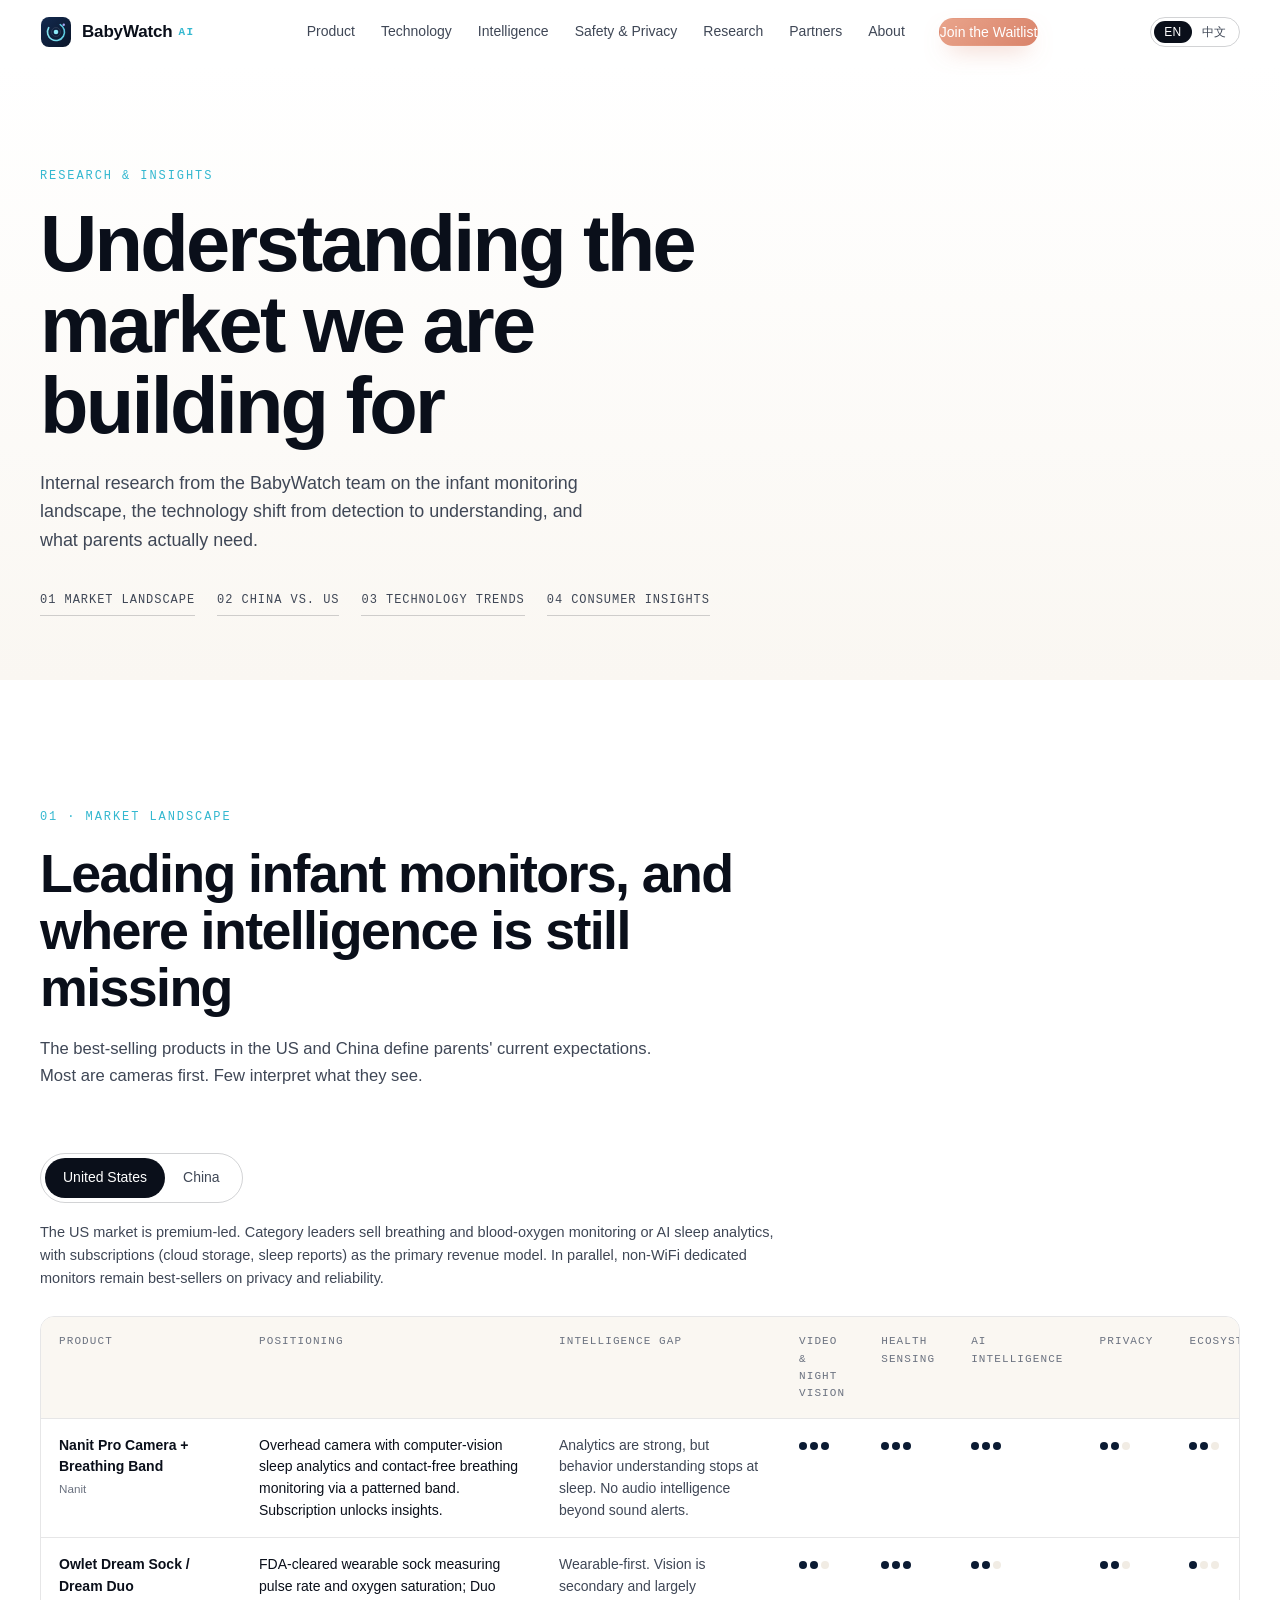
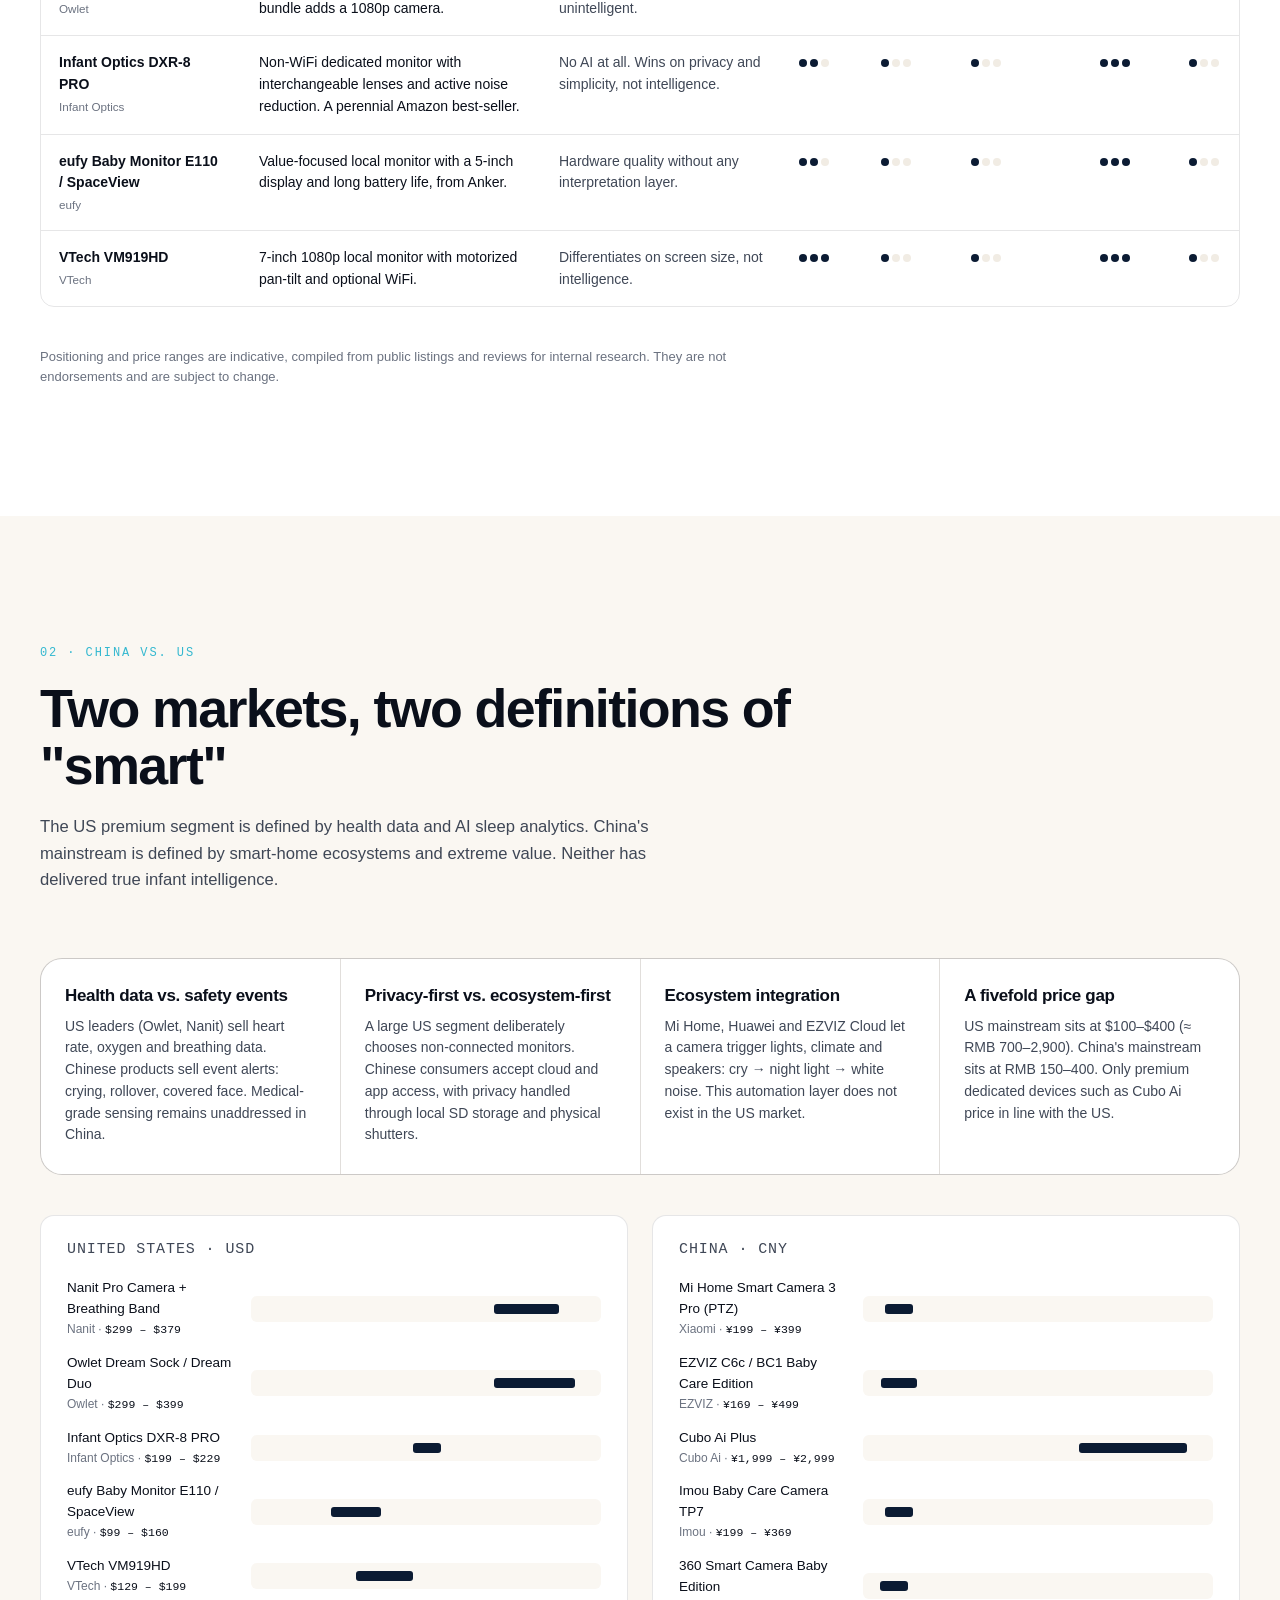
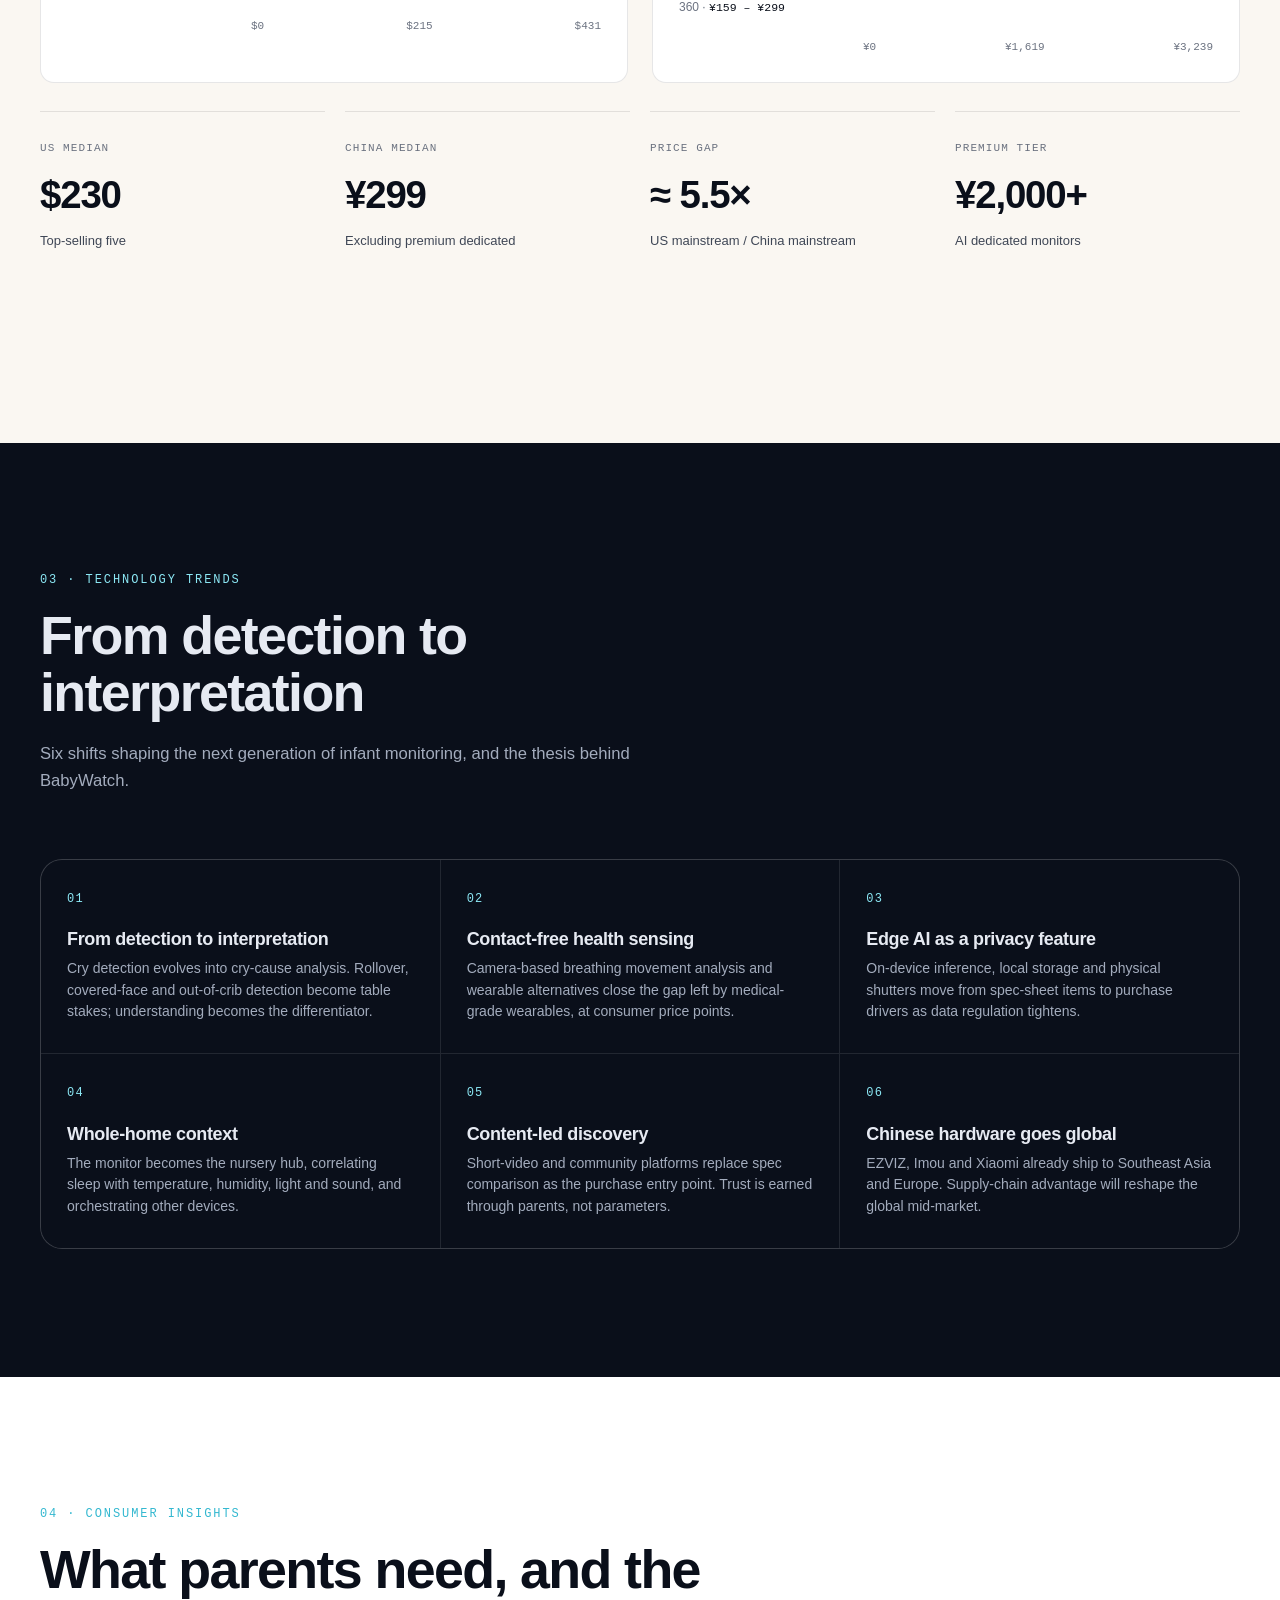
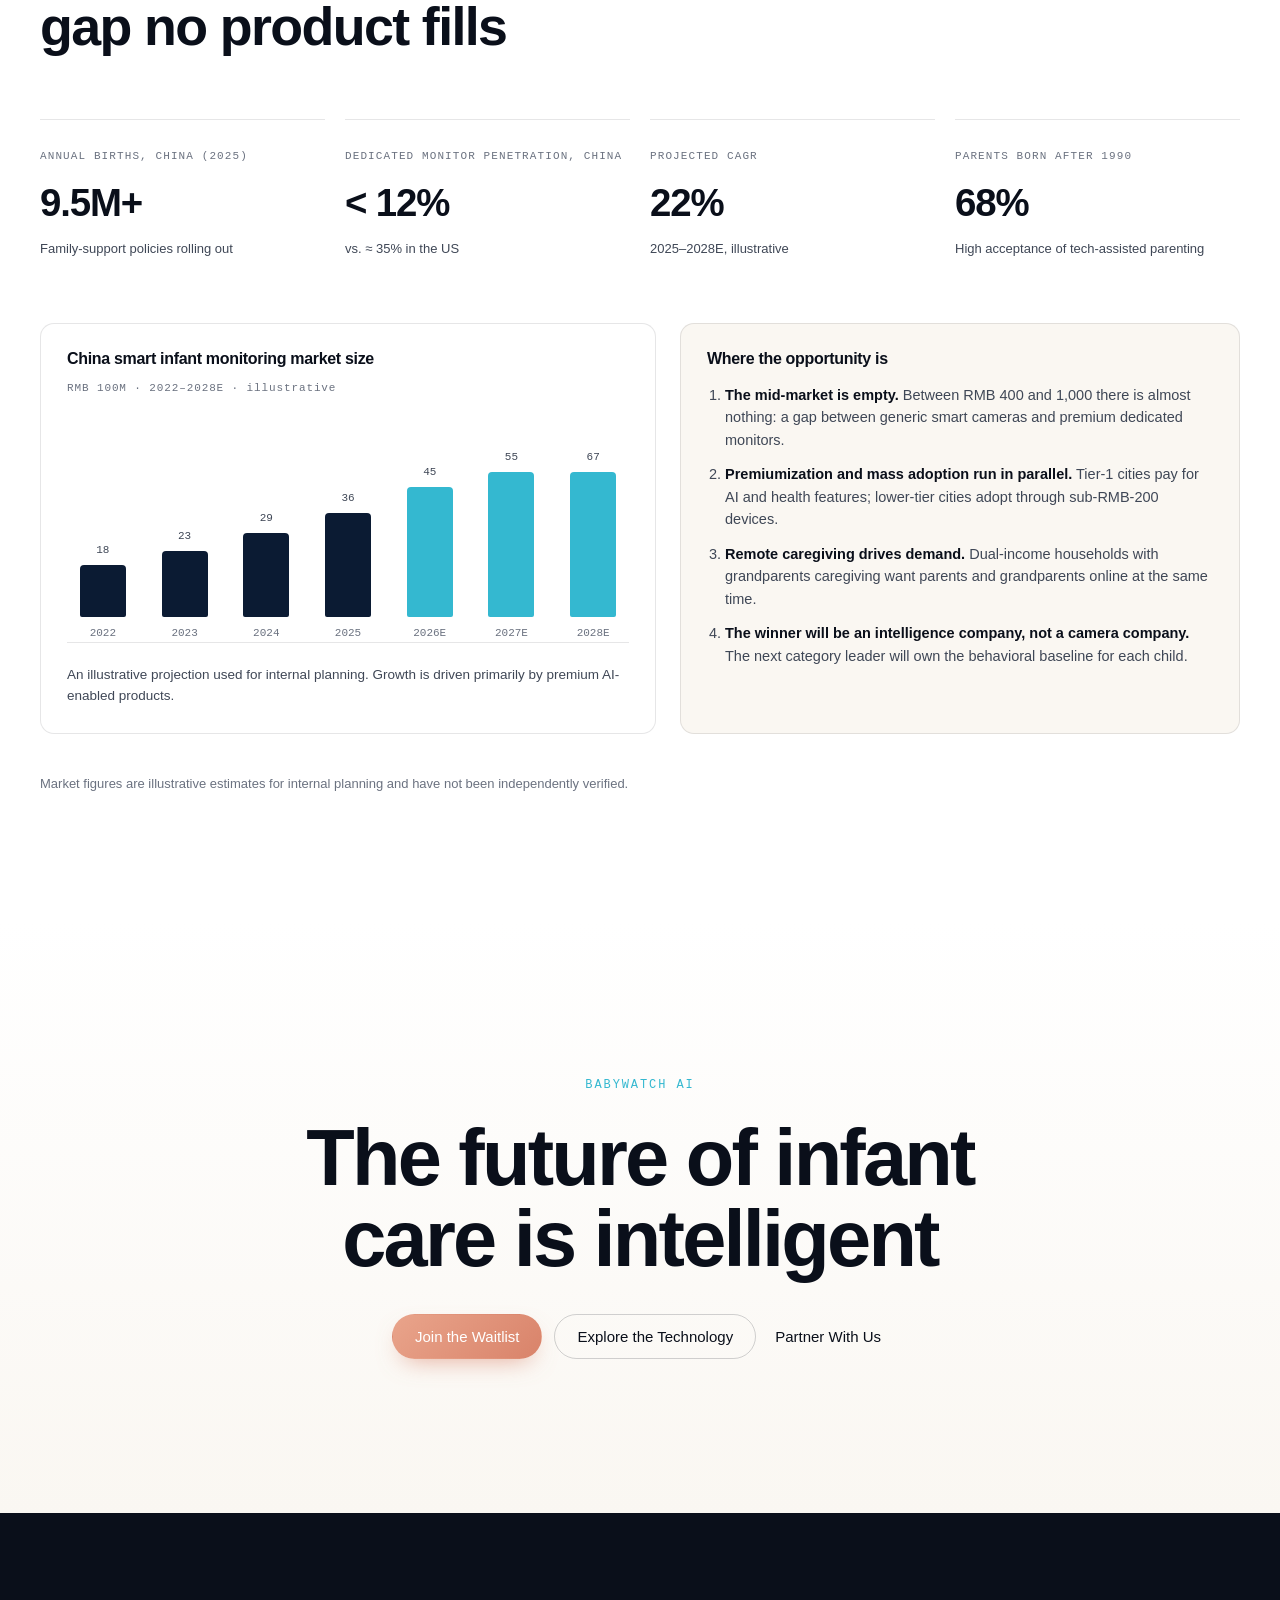
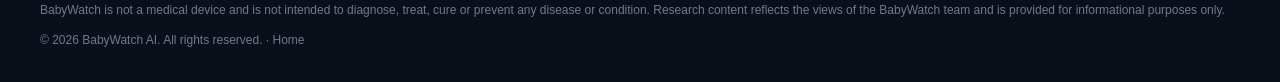
<file: research.html>
<!DOCTYPE html>
<html lang="en">
<head>
  <meta charset="UTF-8">
  <meta name="viewport" content="width=device-width, initial-scale=1.0">
  <title>Research &amp; Insights — BabyWatch AI</title>
  <meta name="description" content="BabyWatch internal research: infant monitor market landscape, China vs. US smart baby monitor markets, AI monitoring technology trends and consumer insights.">
  <link rel="icon" href="assets/logo.svg" type="image/svg+xml">
  <link rel="stylesheet" href="css/style.css">
  <link rel="stylesheet" href="css/research.css">
</head>
<body data-page="research">
  <a class="skip-link" href="#main">Skip to content</a>

  <header class="nav" id="nav">
    <div class="container nav__inner">
      <a href="index.html" class="brand" aria-label="BabyWatch AI home">
        <img class="brand__mark" src="assets/logo.svg" width="32" height="32" alt="">
        <span class="brand__name">BabyWatch<span class="brand__ai">AI</span></span>
      </a>
      <nav class="nav__links" id="navLinks" aria-label="Primary">
        <a href="index.html#product" data-i18n="nav.product">Product</a>
        <a href="index.html#technology" data-i18n="nav.technology">Technology</a>
        <a href="index.html#intelligence" data-i18n="nav.intelligence">Intelligence</a>
        <a href="index.html#privacy" data-i18n="nav.privacy">Safety &amp; Privacy</a>
        <a href="research.html" aria-current="page" data-i18n="nav.research">Research</a>
        <a href="index.html#partners" data-i18n="nav.partners">Partners</a>
        <a href="index.html#about" data-i18n="nav.about">About</a>
        <a href="index.html#waitlist" class="btn btn--sm btn--warm nav__cta" data-i18n="nav.cta">Join the Waitlist</a>
      </nav>
      <div class="nav__right">
        <div class="lang" role="group" aria-label="Language">
          <button type="button" data-lang="en" aria-pressed="true">EN</button>
          <button type="button" data-lang="zh" aria-pressed="false">中文</button>
        </div>
        <button class="nav__toggle" id="navToggle" aria-label="Open menu" aria-expanded="false" aria-controls="navLinks"><span></span><span></span></button>
      </div>
    </div>
  </header>

  <main id="main">
    <section class="rhero">
      <div class="container">
        <p class="kicker" data-i18n="r.kicker">Research &amp; Insights</p>
        <h1 class="display" data-i18n="r.title">Understanding the market we are building for</h1>
        <p class="lede" data-i18n="r.lede">Internal research from the BabyWatch team on the infant monitoring landscape, the technology shift from detection to understanding, and what parents actually need.</p>
        <nav class="rtoc" aria-label="On this page">
          <a href="#landscape" data-i18n="r.toc1">01 Market landscape</a>
          <a href="#china-us" data-i18n="r.toc2">02 China vs. US</a>
          <a href="#trends" data-i18n="r.toc3">03 Technology trends</a>
          <a href="#consumers" data-i18n="r.toc4">04 Consumer insights</a>
        </nav>
      </div>
    </section>

    <section class="section" id="landscape" aria-labelledby="landscape-title">
      <div class="container">
        <div class="section__head">
          <p class="kicker" data-i18n="r1.kicker">01 · Market landscape</p>
          <h2 id="landscape-title" class="h-xl" data-i18n="r1.title">Leading infant monitors, and where intelligence is still missing</h2>
          <p class="section__lede" data-i18n="r1.lede">The best-selling products in the US and China define parents' current expectations. Most are cameras first. Few interpret what they see.</p>
        </div>
        <div class="market-tabs" role="tablist">
          <button class="mtab is-active" role="tab" data-market="us" aria-selected="true" data-i18n="r.tab.us">United States</button>
          <button class="mtab" role="tab" data-market="cn" aria-selected="false" data-i18n="r.tab.cn">China</button>
        </div>
        <p class="market-note" id="marketNote"></p>
        <div class="table-wrap"><table class="rtable" id="landscapeTable"></table></div>
        <p class="footnote" data-i18n="r1.note">Positioning and price ranges are indicative, compiled from public listings and reviews for internal research. They are not endorsements and are subject to change.</p>
      </div>
    </section>

    <section class="section section--alt" id="china-us" aria-labelledby="cu-title">
      <div class="container">
        <div class="section__head">
          <p class="kicker" data-i18n="r2.kicker">02 · China vs. US</p>
          <h2 id="cu-title" class="h-xl" data-i18n="r2.title">Two markets, two definitions of "smart"</h2>
          <p class="section__lede" data-i18n="r2.lede">The US premium segment is defined by health data and AI sleep analytics. China's mainstream is defined by smart-home ecosystems and extreme value. Neither has delivered true infant intelligence.</p>
        </div>
        <div class="diffs" id="diffGrid"></div>
        <div class="price-panel">
          <div class="price-col"><h3 data-i18n="r2.us">United States · USD</h3><div class="price-list" id="priceUS"></div></div>
          <div class="price-col"><h3 data-i18n="r2.cn">China · CNY</h3><div class="price-list" id="priceCN"></div></div>
        </div>
        <div class="kpis" id="priceSummary"></div>
      </div>
    </section>

    <section class="section section--dark" id="trends" aria-labelledby="trends-title">
      <div class="container">
        <div class="section__head">
          <p class="kicker kicker--light" data-i18n="r3.kicker">03 · Technology trends</p>
          <h2 id="trends-title" class="h-xl" data-i18n="r3.title">From detection to interpretation</h2>
          <p class="section__lede" data-i18n="r3.lede">Six shifts shaping the next generation of infant monitoring, and the thesis behind BabyWatch.</p>
        </div>
        <ol class="trends" id="trendList"></ol>
      </div>
    </section>

    <section class="section" id="consumers" aria-labelledby="consumers-title">
      <div class="container">
        <div class="section__head">
          <p class="kicker" data-i18n="r4.kicker">04 · Consumer insights</p>
          <h2 id="consumers-title" class="h-xl" data-i18n="r4.title">What parents need, and the gap no product fills</h2>
        </div>
        <div class="kpis" id="statTiles"></div>
        <div class="chart-row">
          <div class="chart-card">
            <div class="chart-card__head">
              <h3 data-i18n="r4.chart">China smart infant monitoring market size</h3>
              <span class="mono" data-i18n="r4.chartmeta">RMB 100M · 2022–2028E · illustrative</span>
            </div>
            <div class="chart" id="marketChart" role="img" aria-label="Bar chart of illustrative China smart infant monitoring market size growing from 2022 to 2028"></div>
            <p class="chart-note" data-i18n="r4.chartnote">An illustrative projection used for internal planning. Growth is driven primarily by premium AI-enabled products.</p>
          </div>
          <div class="outlook" id="outlook"></div>
        </div>
        <p class="footnote" data-i18n="r4.note">Market figures are illustrative estimates for internal planning and have not been independently verified.</p>
      </div>
    </section>

    <section class="final">
      <div class="container">
        <p class="kicker" data-i18n="final.kicker">BabyWatch AI</p>
        <h2 class="display" data-i18n="final.title">The future of infant care is intelligent</h2>
        <div class="cta-row cta-row--center">
          <a href="index.html#waitlist" class="btn btn--warm" data-i18n="final.cta0">Join the Waitlist</a>
          <a href="index.html#technology" class="btn btn--ghost" data-i18n="final.cta1">Explore the Technology</a>
          <a href="index.html#partners" class="btn btn--link" data-i18n="final.cta2">Partner With Us</a>
        </div>
      </div>
    </section>
  </main>

  <footer class="footer">
    <div class="container footer__legal">
      <p data-i18n="r.legal">BabyWatch is not a medical device and is not intended to diagnose, treat, cure or prevent any disease or condition. Research content reflects the views of the BabyWatch team and is provided for informational purposes only.</p>
      <p><span data-i18n="foot.copy">© 2026 BabyWatch AI. All rights reserved.</span> · <a href="index.html" data-i18n="foot.home">Home</a></p>
    </div>
  </footer>

  <script src="js/i18n.js"></script>
  <script src="js/research-data.js"></script>
  <script src="js/research.js"></script>
  <script src="js/main.js"></script>
</body>
</html>
</file>
<file: css/style.css>
/* =====================================================================
   BabyWatch AI · Design System
   Direction: Apple 40% · Nanit 25% · WHOOP/Oura 20% · AI startup 15%
   Palette: white / warm light gray / deep navy / near-black · accent cyan
   ===================================================================== */

:root {
  --white: #FFFFFF;
  --off: #FAF7F2;
  --off-2: #F1ECE4;
  --warm: #F4C7B3;      /* peach: the human accent */
  --warm-2: #E9A48B;
  --warm-3: #D9836A;
  --warm-bg: #FBF1EA;
  --navy: #0B1B33;
  --navy-2: #122744;
  --black: #0A0F1A;
  --black-2: #10151F;
  --ink: #0A0F1A;
  --ink-2: #3F4756;
  --ink-3: #6B7280;
  --line: rgba(10, 15, 26, 0.10);
  --line-strong: rgba(10, 15, 26, 0.18);

  --cyan: #5FD3E8;
  --cyan-2: #34B8D0;
  --cyan-soft: #8CE8F5;
  --lavender: #A9A6F2;

  --d-text: #E6EAF2;
  --d-text-2: #A3ACBD;
  --d-muted: #6E7A90;
  --d-line: rgba(255, 255, 255, 0.10);
  --d-line-strong: rgba(255, 255, 255, 0.18);
  --d-panel: rgba(255, 255, 255, 0.04);

  --font: "Inter", "SF Pro Display", -apple-system, BlinkMacSystemFont, "Segoe UI Variable Display", "Segoe UI", "Helvetica Neue", Helvetica, Arial, "Noto Sans SC", "PingFang SC", "Microsoft YaHei", sans-serif;
  --mono: "SF Mono", ui-monospace, "Cascadia Mono", Menlo, Consolas, monospace;

  --radius: 14px;
  --radius-lg: 22px;
  --ease: cubic-bezier(.2, .7, .2, 1);
  --container: 1200px;
}

/* ---------- Reset ---------- */
*, *::before, *::after { box-sizing: border-box; }
html { scroll-behavior: smooth; -webkit-text-size-adjust: 100%; }
body {
  margin: 0; font-family: var(--font); color: var(--ink); background: var(--white);
  line-height: 1.55; -webkit-font-smoothing: antialiased; text-rendering: optimizeLegibility;
}
img, svg { max-width: 100%; display: block; }
a { color: inherit; text-decoration: none; }
h1, h2, h3, h4 { margin: 0; font-weight: 600; line-height: 1.1; letter-spacing: -0.02em; }
p { margin: 0; }
ul, ol { margin: 0; padding: 0; list-style: none; }
button, input, select { font: inherit; color: inherit; }
button { cursor: pointer; }
:focus-visible { outline: 2px solid var(--cyan-2); outline-offset: 3px; border-radius: 4px; }
.skip-link { position: absolute; left: -999px; top: 8px; background: var(--ink); color: #fff; padding: 8px 12px; border-radius: 6px; z-index: 100; }
.skip-link:focus { left: 8px; }
.mono { font-family: var(--mono); font-size: .8em; letter-spacing: .08em; }
.muted { color: var(--ink-3); }

.container { width: min(var(--container), 100% - 48px); margin-inline: auto; }

/* ---------- Typography scale ---------- */
.display { font-size: clamp(40px, 6.2vw, 84px); font-weight: 600; letter-spacing: -0.035em; line-height: 1.02; }
.h-xl { font-size: clamp(30px, 4.2vw, 56px); letter-spacing: -0.03em; line-height: 1.06; }
.lede { font-size: clamp(17px, 1.4vw, 20px); color: var(--ink-2); max-width: 560px; line-height: 1.6; }
.kicker { font-family: var(--mono); font-size: 12px; letter-spacing: .16em; text-transform: uppercase; color: var(--cyan-2); margin-bottom: 18px; }
.kicker--light { color: var(--cyan-soft); }
.kicker--warm { color: var(--warm-3); }
.eyebrow { display: inline-flex; align-items: center; gap: 10px; font-family: var(--mono); font-size: 12px; letter-spacing: .12em; text-transform: uppercase; color: var(--ink-2); margin-bottom: 26px; padding: 8px 14px; border: 1px solid var(--line); border-radius: 999px; background: rgba(255,255,255,.7); }
.eyebrow__dot { width: 7px; height: 7px; border-radius: 50%; background: var(--cyan-2); box-shadow: 0 0 0 4px rgba(95,211,232,.18); }

/* ---------- Buttons ---------- */
.btn {
  display: inline-flex; align-items: center; justify-content: center; gap: 8px;
  padding: 14px 22px; border-radius: 999px; font-weight: 500; font-size: 15px; line-height: 1;
  border: 1px solid transparent; transition: transform .25s var(--ease), background .2s, border-color .2s, color .2s;
  white-space: nowrap;
}
.btn:hover { transform: translateY(-1px); }
.btn--primary { background: var(--ink); color: #fff; }
.btn--primary:hover { background: var(--navy-2); }
.btn--ghost { border-color: var(--line-strong); color: var(--ink); background: transparent; }
.btn--ghost:hover { border-color: var(--ink); }
.btn--link { padding-inline: 6px; color: var(--ink); }
.btn--link:hover { color: var(--cyan-2); transform: none; }
.btn--warm { background: linear-gradient(135deg, var(--warm-2), var(--warm-3)); color: #fff; box-shadow: 0 10px 24px -10px rgba(217,131,106,.7); }
.btn--warm:hover { background: linear-gradient(135deg, var(--warm-3), #C9705A); }
.btn--sm { padding: 10px 16px; font-size: 14px; }
.btn--full { width: 100%; }
.section--dark .btn--primary, .section--navy .btn--primary { background: #fff; color: var(--ink); }
.section--dark .btn--ghost, .section--navy .btn--ghost { border-color: var(--d-line-strong); color: #fff; }
.cta-row { display: flex; align-items: center; gap: 12px; flex-wrap: wrap; margin-top: 34px; }
.cta-row--center { justify-content: center; }

/* ---------- Sections ---------- */
.section { padding: clamp(88px, 10vw, 140px) 0; }
.section--alt { background: var(--off); }
.section--dark { background: var(--black); color: var(--d-text); }
.section--navy { background: var(--navy); color: var(--d-text); }
.section--dark .lede, .section--dark .section__lede, .section--navy .section__lede { color: var(--d-text-2); }
.section--dark .muted { color: var(--d-muted); }
.section__head { max-width: 760px; margin-bottom: clamp(44px, 5vw, 72px); }
.section__head--row { max-width: none; display: flex; align-items: flex-end; justify-content: space-between; gap: 24px; flex-wrap: wrap; }
.section__lede { font-size: clamp(16px, 1.3vw, 19px); color: var(--ink-2); margin-top: 20px; max-width: 620px; line-height: 1.6; }
.footnote { margin-top: 40px; font-size: 13px; color: var(--ink-3); max-width: 720px; line-height: 1.55; }
.section--dark .footnote { color: var(--d-muted); }

/* ---------- Navigation ---------- */
.nav { position: sticky; top: 0; z-index: 50; background: rgba(255,255,255,.72); backdrop-filter: saturate(160%) blur(14px); -webkit-backdrop-filter: saturate(160%) blur(14px); border-bottom: 1px solid transparent; transition: border-color .2s, background .2s; }
.nav.is-scrolled { border-bottom-color: var(--line); background: rgba(255,255,255,.86); }
.nav__inner { display: flex; align-items: center; justify-content: space-between; height: 64px; gap: 24px; }
.brand { display: inline-flex; align-items: center; gap: 10px; font-weight: 600; letter-spacing: -0.01em; font-size: 17px; }
.brand__mark { border-radius: 8px; }
.brand__ai { margin-left: 6px; font-family: var(--mono); font-size: 11px; letter-spacing: .14em; color: var(--cyan-2); vertical-align: 2px; }
.nav__links { display: flex; align-items: center; gap: 26px; font-size: 14px; color: var(--ink-2); }
.nav__links a { padding: 6px 0; transition: color .15s; }
.nav__links a:hover { color: var(--ink); }
.nav__cta { margin-left: 8px; }
.nav__right { display: flex; align-items: center; gap: 12px; }
.lang { display: inline-flex; border: 1px solid var(--line-strong); border-radius: 999px; padding: 3px; }
.lang button { border: 0; background: transparent; padding: 5px 10px; border-radius: 999px; font-size: 12px; font-weight: 500; color: var(--ink-2); letter-spacing: .02em; line-height: 1; transition: background .15s, color .15s; }
.lang button.is-active { background: var(--ink); color: #fff; }

/* Chinese typography adjustments */
html[lang="zh-CN"] body { --font: "PingFang SC", "Noto Sans SC", "Source Han Sans SC", "Hiragino Sans GB", "Microsoft YaHei", "微软雅黑", -apple-system, "Segoe UI", sans-serif; }
html[lang="zh-CN"] .display { letter-spacing: 0; font-size: clamp(34px, 5.4vw, 72px); line-height: 1.15; }
html[lang="zh-CN"] .h-xl { letter-spacing: 0; line-height: 1.2; }
html[lang="zh-CN"] h1, html[lang="zh-CN"] h2, html[lang="zh-CN"] h3, html[lang="zh-CN"] h4 { letter-spacing: 0; }
html[lang="zh-CN"] .evo__word { letter-spacing: 0; }
html[lang="zh-CN"] .brand__name, html[lang="zh-CN"] .mono, html[lang="zh-CN"] .kicker, html[lang="zh-CN"] .eyebrow { letter-spacing: .08em; }
.nav__toggle { display: none; width: 40px; height: 40px; border: 0; background: transparent; flex-direction: column; justify-content: center; align-items: center; gap: 6px; }
.nav__toggle span { width: 20px; height: 1.5px; background: var(--ink); transition: transform .25s var(--ease); }
.nav__toggle[aria-expanded="true"] span:first-child { transform: translateY(3.75px) rotate(45deg); }
.nav__toggle[aria-expanded="true"] span:last-child { transform: translateY(-3.75px) rotate(-45deg); }

/* ---------- Hero ---------- */
.hero { position: relative; padding: clamp(56px, 8vw, 110px) 0 32px; background: linear-gradient(180deg, #FFFFFF 0%, var(--off) 100%); overflow: hidden; }
.hero::before { content: ""; position: absolute; inset: auto -20% -40% -20%; height: 60%; background: radial-gradient(60% 60% at 60% 50%, rgba(95,211,232,.16), transparent 70%); pointer-events: none; }
.hero::after { content: ""; position: absolute; left: -10%; top: -20%; width: 55%; height: 70%; background: radial-gradient(50% 50% at 50% 50%, rgba(244,199,179,.45), transparent 70%); pointer-events: none; }
.hero__grid { position: relative; z-index: 1; display: grid; grid-template-columns: minmax(0, 1.05fr) minmax(0, 1fr); gap: clamp(32px, 5vw, 72px); align-items: center; }
.hero__copy .display { margin-bottom: 26px; max-width: 12ch; }
.hero__human { margin-top: 18px; font-size: 16px; color: var(--warm-3); max-width: 46ch; line-height: 1.55; font-weight: 500; }
.trust { display: flex; flex-wrap: wrap; gap: 8px 22px; margin-top: 28px; font-size: 13px; color: var(--ink-2); }
.trust li { display: inline-flex; align-items: center; gap: 8px; }
.trust li::before { content: ""; width: 14px; height: 14px; border-radius: 50%; background: var(--warm); -webkit-mask: url("data:image/svg+xml,%3Csvg xmlns='http://www.w3.org/2000/svg' viewBox='0 0 16 16'%3E%3Ccircle cx='8' cy='8' r='8'/%3E%3Cpath d='M4.5 8.5l2.3 2.3 4.7-4.8' fill='none' stroke='white' stroke-width='1.8' stroke-linecap='round' stroke-linejoin='round'/%3E%3C/svg%3E") center/contain no-repeat; mask: url("data:image/svg+xml,%3Csvg xmlns='http://www.w3.org/2000/svg' viewBox='0 0 16 16'%3E%3Ccircle cx='8' cy='8' r='8'/%3E%3Cpath d='M4.5 8.5l2.3 2.3 4.7-4.8' fill='none' stroke='white' stroke-width='1.8' stroke-linecap='round' stroke-linejoin='round'/%3E%3C/svg%3E") center/contain no-repeat; background: var(--warm-3); }
.hero__note { position: relative; z-index: 1; margin-top: 28px; font-size: 12px; color: var(--ink-3); }

/* ---------- Moments (for every night) ---------- */
.section--warm { background: linear-gradient(180deg, var(--warm-bg) 0%, var(--off) 100%); }
.moments { display: grid; grid-template-columns: repeat(3, 1fr); gap: 24px; }
.moment { background: var(--white); border: 1px solid rgba(217,131,106,.14); border-radius: var(--radius-lg); overflow: hidden; transition: transform .35s var(--ease), box-shadow .35s var(--ease); }
.moment:hover { transform: translateY(-4px); box-shadow: 0 30px 50px -30px rgba(217,131,106,.45); }
.moment__art svg { width: 100%; height: auto; display: block; }
.moment h3 { font-size: 22px; letter-spacing: -0.02em; margin: 24px 26px 8px; }
.moment p { font-size: 15px; color: var(--ink-2); line-height: 1.6; margin: 0 26px 28px; }

/* ---------- Waitlist ---------- */
.section--waitlist { background: linear-gradient(135deg, #FFF8F3 0%, var(--warm-bg) 50%, #F2ECE9 100%); position: relative; overflow: hidden; }
.section--waitlist::before { content: ""; position: absolute; right: -10%; top: -30%; width: 50%; height: 120%; background: radial-gradient(50% 50% at 50% 50%, rgba(244,199,179,.55), transparent 70%); pointer-events: none; }
.waitlist { position: relative; display: grid; grid-template-columns: 1.1fr 1fr; gap: clamp(32px, 6vw, 96px); align-items: center; }
.wl-points { display: grid; gap: 10px; margin-top: 28px; font-size: 15px; color: var(--ink-2); }
.wl-points li { display: flex; align-items: center; gap: 10px; }
.wl-points li::before { content: ""; width: 6px; height: 6px; border-radius: 50%; background: var(--warm-3); flex: none; }
.wlform { background: var(--white); border: 1px solid rgba(217,131,106,.18); border-radius: var(--radius-lg); padding: 32px; display: grid; gap: 16px; box-shadow: 0 30px 60px -30px rgba(217,131,106,.4); }
.wlform label { display: grid; gap: 8px; font-size: 13px; color: var(--ink-2); }
.wlform input, .wlform select { background: var(--off); border: 1px solid var(--line-strong); border-radius: 10px; padding: 13px 14px; font-size: 15px; color: var(--ink); }
.wlform input:focus, .wlform select:focus { outline: none; border-color: var(--warm-3); background: #fff; }
.wlform__note { font-size: 12px; color: var(--ink-3); }
.wlform__ok { font-size: 14px; color: var(--warm-3); font-weight: 500; }

/* Monitor dashboard */
.monitor { background: var(--black); color: var(--d-text); border-radius: var(--radius-lg); border: 1px solid var(--d-line); box-shadow: 0 40px 80px -30px rgba(10,15,26,.45), 0 0 0 1px rgba(255,255,255,.02) inset; overflow: hidden; }
.monitor__bar { display: flex; align-items: center; justify-content: space-between; padding: 14px 18px; border-bottom: 1px solid var(--d-line); font-size: 13px; }
.monitor__title { display: inline-flex; align-items: center; gap: 8px; font-weight: 500; }
.monitor__meta { color: var(--d-muted); font-size: 11px; }
.live { width: 8px; height: 8px; border-radius: 50%; background: var(--cyan); animation: pulse 2s infinite; }
@keyframes pulse { 0%,100% { box-shadow: 0 0 0 0 rgba(95,211,232,.5) } 60% { box-shadow: 0 0 0 8px rgba(95,211,232,0) } }
.monitor__feed { position: relative; }
.feed { width: 100%; height: auto; display: block; }
.scanline { animation: scan 6s linear infinite; }
@keyframes scan { 0% { transform: translateY(-60px) } 100% { transform: translateY(400px) } }
.cv-box { animation: boxbreathe 3s ease-in-out infinite; transform-origin: 215px 234px; }
@keyframes boxbreathe { 0%,100% { opacity: .95 } 50% { opacity: .6 } }
.breath-ring { animation: ring 3.2s ease-in-out infinite; transform-origin: 310px 255px; }
@keyframes ring { 0%,100% { transform: scale(1); opacity: .55 } 50% { transform: scale(1.35); opacity: .15 } }
.kp circle { animation: kp 2.4s ease-in-out infinite; }
.kp circle:nth-child(2) { animation-delay: .3s } .kp circle:nth-child(3) { animation-delay: .6s } .kp circle:nth-child(4) { animation-delay: .9s } .kp circle:nth-child(5) { animation-delay: 1.2s }
@keyframes kp { 0%,100% { opacity: .7 } 50% { opacity: 1 } }
.monitor__stats { display: grid; grid-template-columns: repeat(3, 1fr); gap: 1px; background: var(--d-line); border-top: 1px solid var(--d-line); }
.stat { background: var(--black); padding: 14px 16px; display: flex; flex-direction: column; gap: 6px; min-width: 0; }
.stat--wide { grid-column: span 1; }
.stat__k { font-family: var(--mono); font-size: 10.5px; letter-spacing: .12em; text-transform: uppercase; color: var(--d-muted); }
.stat__v { font-size: 17px; font-weight: 500; letter-spacing: -0.01em; }
.stat__v--sm { font-size: 13px; color: var(--d-text-2); font-weight: 400; }
.stat__bar { height: 3px; background: rgba(255,255,255,.08); border-radius: 2px; overflow: hidden; margin-top: 4px; }
.stat__bar i { display: block; height: 100%; background: var(--cyan); border-radius: 2px; }
.bars { display: flex; gap: 3px; align-items: flex-end; height: 18px; margin-top: 2px; }
.bars i { flex: 1; background: rgba(255,255,255,.14); border-radius: 1px; height: 30%; animation: bars 2.8s ease-in-out infinite; }
.bars i:nth-child(2) { animation-delay: .2s } .bars i:nth-child(3) { animation-delay: .4s } .bars i:nth-child(4) { animation-delay: .6s } .bars i:nth-child(5) { animation-delay: .8s } .bars i:nth-child(6) { animation-delay: 1s } .bars i:nth-child(7) { animation-delay: 1.2s } .bars i:nth-child(8) { animation-delay: 1.4s }
@keyframes bars { 0%,100% { height: 25%; background: rgba(255,255,255,.14) } 50% { height: 55%; background: rgba(95,211,232,.6) } }
.wave { width: 100%; height: 34px; margin-top: 2px; }
.wave__line { stroke-dasharray: 600; stroke-dashoffset: 600; animation: wave 4s linear infinite; }
@keyframes wave { to { stroke-dashoffset: 0 } }
.monitor__ai { display: flex; gap: 8px; flex-wrap: wrap; padding: 12px 16px 16px; border-top: 1px solid var(--d-line); }
.chip { font-family: var(--mono); font-size: 10.5px; letter-spacing: .08em; text-transform: uppercase; padding: 6px 10px; border-radius: 999px; border: 1px solid var(--d-line-strong); color: var(--d-text-2); display: inline-flex; align-items: center; gap: 6px; }
.chip--on { color: var(--cyan-soft); border-color: rgba(95,211,232,.35); background: rgba(95,211,232,.06); }
.chip--on::before { content: ""; width: 5px; height: 5px; border-radius: 50%; background: var(--cyan); }

/* ---------- Layers (What is BabyWatch) ---------- */
.layers { display: grid; grid-template-columns: repeat(5, 1fr); gap: 0 32px; }
.layer { padding: 26px 0 8px; border-top: 1px solid var(--ink); }
.layer__n { display: block; color: var(--cyan-2); margin-bottom: 26px; font-size: 12px; }
.layer h3 { font-size: 17px; margin-bottom: 10px; }
.layer p { font-size: 14px; color: var(--ink-2); line-height: 1.55; }

/* ---------- System flow ---------- */
.flow { display: grid; grid-template-columns: 1fr auto 1fr auto 1fr auto 1fr; align-items: stretch; gap: 0; }
.flow__node { background: var(--white); border: 1px solid var(--line); border-radius: var(--radius); padding: 28px 24px; transition: transform .3s var(--ease), border-color .2s; }
.flow__node:hover { transform: translateY(-3px); border-color: var(--line-strong); }
.flow__icon { width: 44px; height: 44px; color: var(--navy); margin-bottom: 22px; }
.flow__node h3 { font-size: 18px; margin-bottom: 8px; }
.flow__node p { font-size: 14px; color: var(--ink-2); line-height: 1.55; }
.flow__link { position: relative; width: 56px; display: flex; align-items: center; }
.flow__link::before { content: ""; position: absolute; left: 0; right: 0; top: 50%; height: 1px; background: var(--line-strong); }
.flow__dot { position: absolute; top: 50%; width: 6px; height: 6px; margin-top: -3px; border-radius: 50%; background: var(--cyan-2); animation: flowdot 2.2s linear infinite; }
.flow__link:nth-of-type(4) .flow__dot { animation-delay: .7s } .flow__link:nth-of-type(6) .flow__dot { animation-delay: 1.4s }
@keyframes flowdot { 0% { left: 0; opacity: 0 } 15% { opacity: 1 } 85% { opacity: 1 } 100% { left: calc(100% - 6px); opacity: 0 } }

/* ---------- Intelligence engines ---------- */
.engines { display: grid; grid-template-columns: repeat(2, 1fr); gap: 1px; background: var(--d-line); border: 1px solid var(--d-line); border-radius: var(--radius-lg); overflow: hidden; }
.engine { background: var(--black); padding: 36px 32px; }
.engine__head { margin-bottom: 22px; }
.engine__head h3 { font-size: 24px; letter-spacing: -0.02em; margin-bottom: 6px; }
.engine__head p { color: var(--d-text-2); font-size: 15px; }
.caps li { display: flex; align-items: center; justify-content: space-between; gap: 14px; padding: 12px 0; border-top: 1px solid var(--d-line); font-size: 15px; }
.tag { font-family: var(--mono); font-style: normal; font-size: 10px; letter-spacing: .1em; text-transform: uppercase; padding: 4px 8px; border-radius: 4px; white-space: nowrap; border: 1px solid; }
.tag--core { color: var(--cyan-soft); border-color: rgba(95,211,232,.4); }
.tag--dev { color: var(--d-text-2); border-color: var(--d-line-strong); }
.tag--future { color: var(--lavender); border-color: rgba(169,166,242,.4); }
.tag--design { color: var(--d-muted); border-color: var(--d-line); }
.section:not(.section--dark) .tag--future { color: #6E6BCF; border-color: rgba(110,107,207,.4); }

/* ---------- Evolution ---------- */
.evo { display: grid; grid-template-columns: repeat(4, 1fr); gap: 32px; position: relative; padding-top: 28px; counter-reset: step; }
.evo::before { content: ""; position: absolute; left: 0; right: 0; top: 0; height: 1px; background: linear-gradient(90deg, var(--line-strong), var(--cyan-2)); }
.evo__step { position: relative; }
.evo__step::before { content: ""; position: absolute; top: -32px; left: 0; width: 9px; height: 9px; border-radius: 50%; background: var(--ink); }
.evo__step:last-child::before { background: var(--cyan-2); box-shadow: 0 0 0 5px rgba(95,211,232,.2); }
.evo__word { display: block; font-size: clamp(30px, 3.6vw, 48px); font-weight: 600; letter-spacing: -0.03em; line-height: 1; margin-bottom: 14px; }
.evo__step:last-child .evo__word { color: var(--cyan-2); }
.evo__step p { font-size: 15px; color: var(--ink-2); max-width: 26ch; }
.evo__step .tag { margin-left: 6px; vertical-align: 2px; }

/* ---------- Architecture ---------- */
.arch { display: grid; gap: 0; max-width: 900px; }
.arch__layer { display: grid; grid-template-columns: 260px 1fr; gap: 24px; padding: 26px 28px; border: 1px solid var(--d-line); border-radius: var(--radius); background: var(--d-panel); transition: border-color .2s, background .2s; }
.arch__layer:hover { border-color: var(--d-line-strong); background: rgba(255,255,255,.06); }
.arch__layer--core { border-color: rgba(95,211,232,.35); background: linear-gradient(180deg, rgba(95,211,232,.08), rgba(95,211,232,.03)); }
.arch__meta .mono { color: var(--cyan-soft); display: block; margin-bottom: 8px; font-size: 11px; }
.arch__meta h3 { font-size: 20px; }
.arch__items { display: flex; flex-wrap: wrap; gap: 8px; align-content: center; }
.arch__items li { font-size: 13.5px; padding: 8px 12px; border-radius: 8px; border: 1px solid var(--d-line); color: var(--d-text-2); background: rgba(0,0,0,.2); }
.arch__layer--core .arch__items li { color: var(--d-text); border-color: rgba(95,211,232,.25); }
.arch__arrow { height: 34px; position: relative; }
.arch__arrow::before { content: ""; position: absolute; left: 50%; top: 0; bottom: 0; width: 1px; background: var(--d-line-strong); }
.arch__arrow span { position: absolute; left: 50%; top: 0; width: 5px; height: 5px; margin-left: -2px; border-radius: 50%; background: var(--cyan); animation: archdot 1.8s linear infinite; }
@keyframes archdot { 0% { top: 0; opacity: 0 } 20% { opacity: 1 } 100% { top: 100%; opacity: 0 } }
.arch-stats { display: grid; grid-template-columns: repeat(4, 1fr); gap: 24px; margin-top: 64px; padding-top: 40px; border-top: 1px solid var(--d-line); }
.arch-stats strong { display: block; font-size: clamp(30px, 3.4vw, 44px); font-weight: 600; letter-spacing: -0.03em; }
.arch-stats small { font-size: 13px; color: var(--d-muted); }

/* ---------- Hardware ---------- */
.hw { display: grid; grid-template-columns: minmax(0, 1fr) minmax(0, 1fr); gap: clamp(32px, 6vw, 96px); align-items: start; }
.hw__visual { position: sticky; top: 96px; }
.hw__stage { position: relative; background: linear-gradient(180deg, var(--off) 0%, #FFFFFF 100%); border: 1px solid var(--line); border-radius: var(--radius-lg); padding: 40px 30px 20px; overflow: hidden; }
.hw__stage::after { content: ""; position: absolute; inset: 0; background: radial-gradient(50% 40% at 50% 30%, rgba(95,211,232,.14), transparent 70%); pointer-events: none; }
.hw__render { width: min(100%, 380px); margin: 0 auto; position: relative; z-index: 1; will-change: transform; }
.hw__callouts { position: absolute; inset: 0; z-index: 2; }
.callout { position: absolute; left: var(--x); top: var(--y); transform: translate(-50%, -50%); font-family: var(--mono); font-size: 11px; letter-spacing: .08em; text-transform: uppercase; color: var(--ink-2); background: rgba(255,255,255,.85); border: 1px solid var(--line); padding: 6px 10px; border-radius: 999px; display: inline-flex; align-items: center; gap: 8px; white-space: nowrap; }
.callout i { width: 6px; height: 6px; border-radius: 50%; background: var(--cyan-2); }
.hw__features { display: grid; gap: 0; }
.feature { padding: 30px 0; border-top: 1px solid var(--line); }
.feature:last-child { border-bottom: 1px solid var(--line); }
.feature h3 { font-size: 22px; margin-bottom: 8px; letter-spacing: -0.02em; }
.feature p { color: var(--ink-2); font-size: 15px; max-width: 46ch; line-height: 1.6; }

/* ---------- Privacy principles ---------- */
.principles { display: grid; grid-template-columns: repeat(3, 1fr); gap: 1px; background: var(--line); border: 1px solid var(--line); border-radius: var(--radius-lg); overflow: hidden; }
.principles li { background: var(--white); padding: 32px 28px; }
.principles h3 { font-size: 18px; margin-bottom: 10px; }
.principles p { font-size: 14.5px; color: var(--ink-2); line-height: 1.55; }

/* ---------- Research cards ---------- */
.research { display: grid; grid-template-columns: repeat(4, 1fr); gap: 20px; }
.rcard { display: flex; flex-direction: column; gap: 14px; padding: 28px 24px; border: 1px solid var(--line); border-radius: var(--radius); background: var(--white); transition: transform .3s var(--ease), border-color .2s, box-shadow .3s; min-height: 240px; }
.rcard:hover { transform: translateY(-4px); border-color: var(--line-strong); box-shadow: 0 20px 40px -24px rgba(10,15,26,.3); }
.rcard__n { color: var(--cyan-2); font-size: 12px; }
.rcard h3 { font-size: 19px; letter-spacing: -0.02em; }
.rcard p { font-size: 14px; color: var(--ink-2); line-height: 1.55; }

/* ---------- Partners ---------- */
.partners { display: grid; grid-template-columns: 1.1fr 1fr; gap: clamp(32px, 6vw, 96px); align-items: start; }
.audiences { display: grid; grid-template-columns: 1fr 1fr; gap: 10px 24px; margin-top: 32px; }
.audiences li { padding: 12px 0; border-top: 1px solid var(--d-line); font-size: 15px; color: var(--d-text); }
.pform { background: rgba(255,255,255,.05); border: 1px solid var(--d-line); border-radius: var(--radius-lg); padding: 32px; display: grid; gap: 16px; }
.pform h3 { font-size: 20px; margin-bottom: 6px; }
.pform label { display: grid; gap: 8px; font-size: 13px; color: var(--d-text-2); }
.pform input, .pform select { background: rgba(0,0,0,.25); border: 1px solid var(--d-line-strong); border-radius: 10px; padding: 12px 14px; color: #fff; font-size: 15px; }
.pform input:focus, .pform select:focus { outline: none; border-color: var(--cyan); }
.pform select option { color: #000; }
.pform__ok { font-size: 14px; color: var(--cyan-soft); }

/* ---------- Final CTA ---------- */
.final { padding: clamp(96px, 12vw, 160px) 0; text-align: center; background: linear-gradient(180deg, #FFFFFF, var(--off)); }
.final .display { max-width: 16ch; margin: 0 auto; }
.final .kicker { margin-bottom: 24px; }

/* ---------- Footer ---------- */
.footer { background: var(--black); color: var(--d-text-2); padding: 64px 0 32px; }
.footer__grid { display: grid; grid-template-columns: 1.4fr 1fr 1fr; gap: 48px; padding-bottom: 40px; border-bottom: 1px solid var(--d-line); }
.footer__about .brand { color: #fff; margin-bottom: 18px; }
.footer__about p { font-size: 14px; max-width: 46ch; line-height: 1.6; }
.footer__col { display: grid; gap: 10px; align-content: start; font-size: 14px; }
.footer__col h4 { color: #fff; font-size: 13px; letter-spacing: .06em; text-transform: uppercase; margin-bottom: 6px; }
.footer__col a:hover { color: #fff; }
.footer__legal { padding-top: 24px; display: grid; gap: 12px; font-size: 12px; color: var(--d-muted); line-height: 1.55; }

/* ---------- Reveal on scroll ---------- */
.reveal { opacity: 0; transform: translateY(18px); transition: opacity .8s var(--ease), transform .8s var(--ease); }
.reveal.is-in { opacity: 1; transform: none; }
.layers.reveal .layer, .engines .engine.reveal, .principles.reveal li, .research.reveal .rcard { transition-delay: calc(var(--i, 0) * 70ms); }

/* ---------- Responsive ---------- */
@media (max-width: 1100px) {
  .layers { grid-template-columns: repeat(3, 1fr); gap: 8px 28px; }
  .research { grid-template-columns: repeat(2, 1fr); }
  .principles { grid-template-columns: repeat(2, 1fr); }
  .arch-stats { grid-template-columns: repeat(2, 1fr); }
}
@media (max-width: 900px) {
  .hero__grid { grid-template-columns: 1fr; }
  .hero__copy .display { max-width: none; }
  .flow { grid-template-columns: 1fr; }
  .flow__link { width: auto; height: 44px; justify-content: center; }
  .flow__link::before { left: 50%; right: auto; top: 0; bottom: 0; width: 1px; height: auto; }
  .flow__dot { left: 50%; margin-left: -3px; animation: flowdotv 2.2s linear infinite; }
  @keyframes flowdotv { 0% { top: 0; opacity: 0 } 15% { opacity: 1 } 85% { opacity: 1 } 100% { top: calc(100% - 6px); opacity: 0 } }
  .engines { grid-template-columns: 1fr; }
  .evo { grid-template-columns: 1fr; gap: 36px; padding-top: 0; padding-left: 32px; }
  .evo::before { top: 0; bottom: 0; right: auto; width: 1px; height: auto; left: 4px; background: linear-gradient(180deg, var(--line-strong), var(--cyan-2)); }
  .evo__step::before { top: 10px; left: -32px; }
  .arch__layer { grid-template-columns: 1fr; gap: 14px; }
  .hw { grid-template-columns: 1fr; }
  .hw__visual { position: static; }
  .partners, .waitlist { grid-template-columns: 1fr; }
  .moments { grid-template-columns: 1fr; max-width: 520px; }
  .footer__grid { grid-template-columns: 1fr 1fr; }
  .footer__about { grid-column: 1 / -1; }
}
@media (max-width: 1024px) {
  .nav__links { display: none; position: absolute; left: 0; right: 0; top: 64px; flex-direction: column; align-items: stretch; gap: 0; background: rgba(255,255,255,.98); border-bottom: 1px solid var(--line); padding: 8px 24px 20px; box-shadow: 0 20px 40px -20px rgba(10,15,26,.2); }
  .nav__links.is-open { display: flex; }
  .nav__links a { padding: 14px 4px; border-bottom: 1px solid var(--line); font-size: 16px; }
  .nav__links .nav__cta { margin: 14px 0 0; border-bottom: 0; align-self: flex-start; }
  .nav__toggle { display: flex; }
}
@media (max-width: 720px) {
  .container { width: min(var(--container), 100% - 32px); }
  .section { padding: 72px 0; }
  .eyebrow { font-size: 10.5px; }
  .cta-row .btn { flex: 1 1 auto; }
  .btn--link { flex-basis: 100%; justify-content: flex-start; }
  .monitor__stats { grid-template-columns: repeat(2, 1fr); }
  .stat--wide, .stat:last-child { grid-column: span 2; }
  .layers { grid-template-columns: 1fr; gap: 0; }
  .layer { padding: 20px 0 22px; }
  .engine { padding: 26px 20px; }
  .caps li { font-size: 14px; }
  .evo { gap: 28px; }
  .arch-stats { gap: 18px; margin-top: 44px; }
  .principles { grid-template-columns: 1fr; }
  .research { grid-template-columns: 1fr; }
  .rcard { min-height: 0; }
  .audiences { grid-template-columns: 1fr; }
  .pform, .wlform { padding: 24px 20px; }
  .moment h3 { margin: 20px 20px 6px; }
  .moment p { margin: 0 20px 22px; }
  .trust { flex-direction: column; gap: 8px; }
  .callout { font-size: 9.5px; padding: 5px 8px; }
  .footer__grid { grid-template-columns: 1fr; gap: 28px; }
}

/* ---------- Reduced motion ---------- */
@media (prefers-reduced-motion: reduce) {
  html { scroll-behavior: auto; }
  *, *::before, *::after { animation: none !important; transition: none !important; }
  .reveal { opacity: 1; transform: none; }
}
</file>
<file: css/research.css>
/* Research & Insights page */
.rhero { padding: clamp(56px, 8vw, 110px) 0 clamp(40px, 5vw, 64px); background: linear-gradient(180deg, #FFFFFF, var(--off)); }
.rhero .display { max-width: 16ch; margin-bottom: 22px; }
.rtoc { display: flex; gap: 22px; flex-wrap: wrap; margin-top: 36px; font-family: var(--mono); font-size: 12px; letter-spacing: .08em; text-transform: uppercase; color: var(--ink-2); }
.rtoc a { padding-bottom: 6px; border-bottom: 1px solid var(--line-strong); }
.rtoc a:hover { color: var(--ink); border-color: var(--ink); }

.market-tabs { display: inline-flex; border: 1px solid var(--line-strong); border-radius: 999px; padding: 4px; margin-bottom: 18px; }
.mtab { border: 0; background: transparent; padding: 9px 18px; border-radius: 999px; font-size: 14px; color: var(--ink-2); }
.mtab.is-active { background: var(--ink); color: #fff; }
.market-note { font-size: 14.5px; color: var(--ink-2); max-width: 760px; margin-bottom: 26px; line-height: 1.6; }

.table-wrap { overflow-x: auto; border: 1px solid var(--line); border-radius: var(--radius); }
.rtable { width: 100%; border-collapse: collapse; min-width: 1120px; font-size: 14px; }
.rtable th:nth-child(1), .rtable td:nth-child(1) { min-width: 200px; }
.rtable th:nth-child(2), .rtable td:nth-child(2) { min-width: 300px; }
.rtable th:nth-child(3), .rtable td:nth-child(3) { min-width: 240px; }
.rtable th, .rtable td { padding: 16px 18px; text-align: left; vertical-align: top; border-bottom: 1px solid var(--line); }
.rtable th { font-family: var(--mono); font-size: 11px; letter-spacing: .1em; text-transform: uppercase; color: var(--ink-3); font-weight: 500; background: var(--off); }
.rtable tr:last-child td { border-bottom: 0; }
.rtable .name { font-weight: 600; }
.rtable .name small { display: block; font-weight: 400; color: var(--ink-3); margin-top: 2px; }
.rtable .price { font-family: var(--mono); white-space: nowrap; font-size: 13px; }
.rtable ul { display: grid; gap: 4px; color: var(--ink-2); }
.rtable .gap { color: var(--ink-2); }
.dots { display: inline-flex; gap: 3px; }
.dots i { width: 8px; height: 8px; border-radius: 50%; background: var(--off-2); }
.dots i.on { background: var(--navy); }

.diffs { display: grid; grid-template-columns: repeat(4, 1fr); gap: 1px; background: var(--line); border: 1px solid var(--line); border-radius: var(--radius-lg); overflow: hidden; margin-bottom: 40px; }
.diff { background: var(--white); padding: 28px 24px; }
.diff h3 { font-size: 17px; margin-bottom: 10px; }
.diff p { font-size: 14px; color: var(--ink-2); line-height: 1.55; }

.price-panel { display: grid; grid-template-columns: 1fr 1fr; gap: 24px; }
.price-col { background: var(--white); border: 1px solid var(--line); border-radius: var(--radius); padding: 26px; }
.price-col h3 { font-size: 15px; margin-bottom: 20px; font-family: var(--mono); font-weight: 500; letter-spacing: .06em; text-transform: uppercase; color: var(--ink-2); }
.price-list { display: grid; gap: 14px; }
.price-row { display: grid; grid-template-columns: 170px 1fr; gap: 14px; align-items: center; font-size: 13.5px; }
.price-row small { display: block; color: var(--ink-3); font-size: 12px; }
.price-track { position: relative; height: 26px; background: var(--off); border-radius: 6px; }
.price-row small b { font-weight: 500; color: var(--ink); font-family: var(--mono); font-size: 11.5px; }
.price-bar { position: absolute; top: 8px; bottom: 8px; border-radius: 3px; background: var(--navy); min-width: 6px; }
.price-axis { display: flex; justify-content: space-between; font-family: var(--mono); font-size: 11px; color: var(--ink-3); margin-top: 8px; padding-left: 184px; }

.kpis { display: grid; grid-template-columns: repeat(4, 1fr); gap: 20px; margin-top: 28px; margin-bottom: 40px; }
.kpi { padding: 22px 0; border-top: 1px solid var(--line); }
.kpi small { font-family: var(--mono); font-size: 11px; letter-spacing: .1em; text-transform: uppercase; color: var(--ink-3); }
.kpi strong { display: block; font-size: clamp(28px, 3vw, 40px); font-weight: 600; letter-spacing: -0.03em; margin: 6px 0 4px; }
.kpi span { font-size: 13px; color: var(--ink-2); }

.trends { display: grid; grid-template-columns: repeat(3, 1fr); gap: 1px; background: var(--d-line); border: 1px solid var(--d-line); border-radius: var(--radius-lg); overflow: hidden; counter-reset: t; }
.trend { background: var(--black); padding: 30px 26px; }
.trend::before { counter-increment: t; content: "0" counter(t); display: block; font-family: var(--mono); font-size: 12px; letter-spacing: .1em; color: var(--cyan-soft); margin-bottom: 22px; }
.trend h3 { font-size: 18px; margin-bottom: 8px; }
.trend p { font-size: 14px; color: var(--d-text-2); line-height: 1.55; }

.chart-row { display: grid; grid-template-columns: 1.1fr 1fr; gap: 24px; }
.chart-card { border: 1px solid var(--line); border-radius: var(--radius); padding: 26px; background: var(--white); }
.chart-card__head { display: flex; justify-content: space-between; align-items: baseline; gap: 12px; flex-wrap: wrap; margin-bottom: 26px; }
.chart-card__head h3 { font-size: 16px; }
.chart-card__head .mono { color: var(--ink-3); font-size: 11px; }
.chart { display: flex; align-items: flex-end; gap: 10px; height: 220px; padding-top: 26px; border-bottom: 1px solid var(--line); }
.bar { flex: 1; display: flex; flex-direction: column; align-items: center; justify-content: flex-end; height: 100%; position: relative; }
.bar__col { width: 100%; max-width: 46px; border-radius: 4px 4px 2px 2px; background: var(--navy); transform-origin: bottom; }
.bar__col.is-forecast { background: var(--cyan-2); }
.bar__val { font-family: var(--mono); font-size: 11px; color: var(--ink-2); margin-bottom: 6px; }
.bar__year { font-family: var(--mono); font-size: 11px; color: var(--ink-3); margin-top: 8px; }
.chart-note { margin-top: 22px; font-size: 13.5px; color: var(--ink-2); line-height: 1.55; }
.outlook { border: 1px solid var(--line); border-radius: var(--radius); padding: 26px; background: var(--off); }
.outlook h3 { font-size: 16px; margin-bottom: 16px; }
.outlook ol { display: grid; gap: 12px; padding-left: 18px; list-style: decimal; font-size: 14.5px; color: var(--ink-2); line-height: 1.55; }
.outlook b { color: var(--ink); font-weight: 600; }

@media (max-width: 1000px) {
  .diffs { grid-template-columns: 1fr 1fr; }
  .kpis { grid-template-columns: 1fr 1fr; }
  .trends { grid-template-columns: 1fr 1fr; }
  .chart-row, .price-panel { grid-template-columns: 1fr; }
}
@media (max-width: 720px) {
  .diffs, .kpis, .trends { grid-template-columns: 1fr; }
  .price-row { grid-template-columns: 1fr; gap: 6px; }
  .price-axis { padding-left: 0; }
  .rtoc { gap: 14px; }
}
</file>
